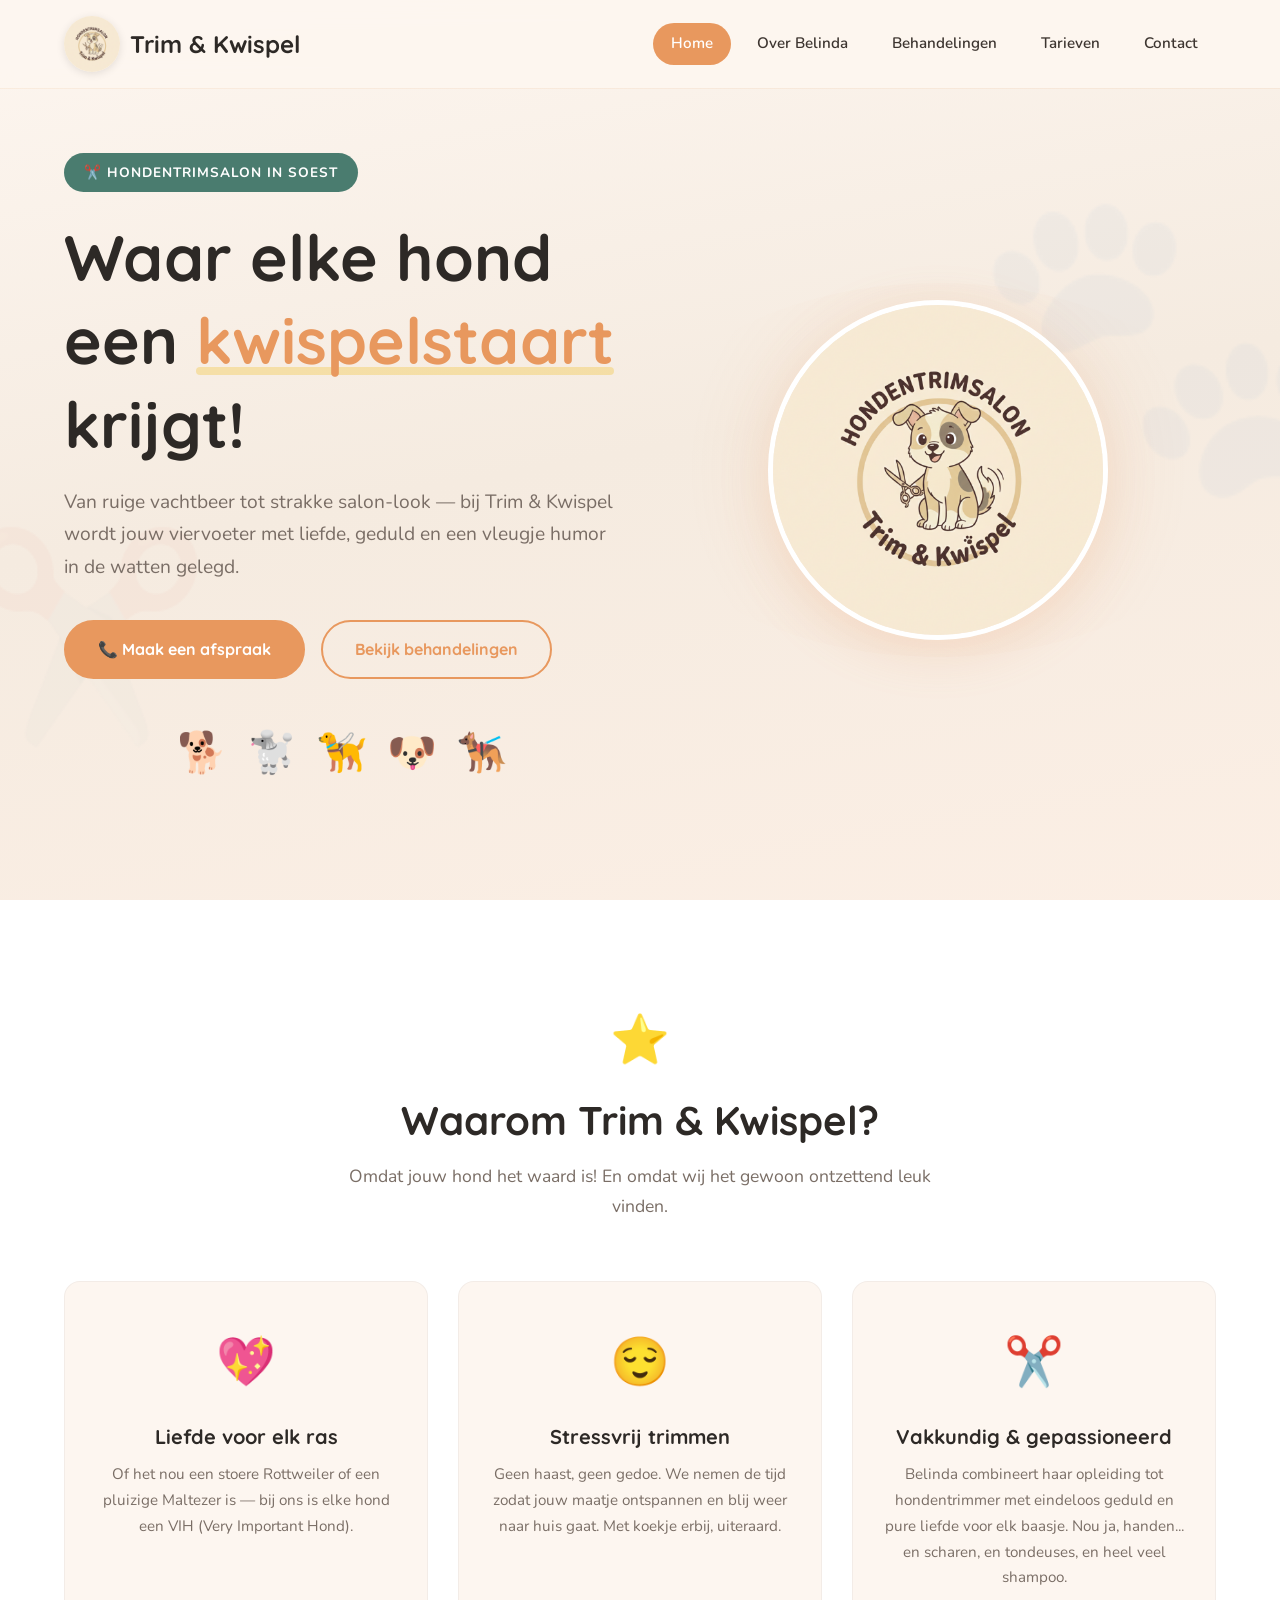
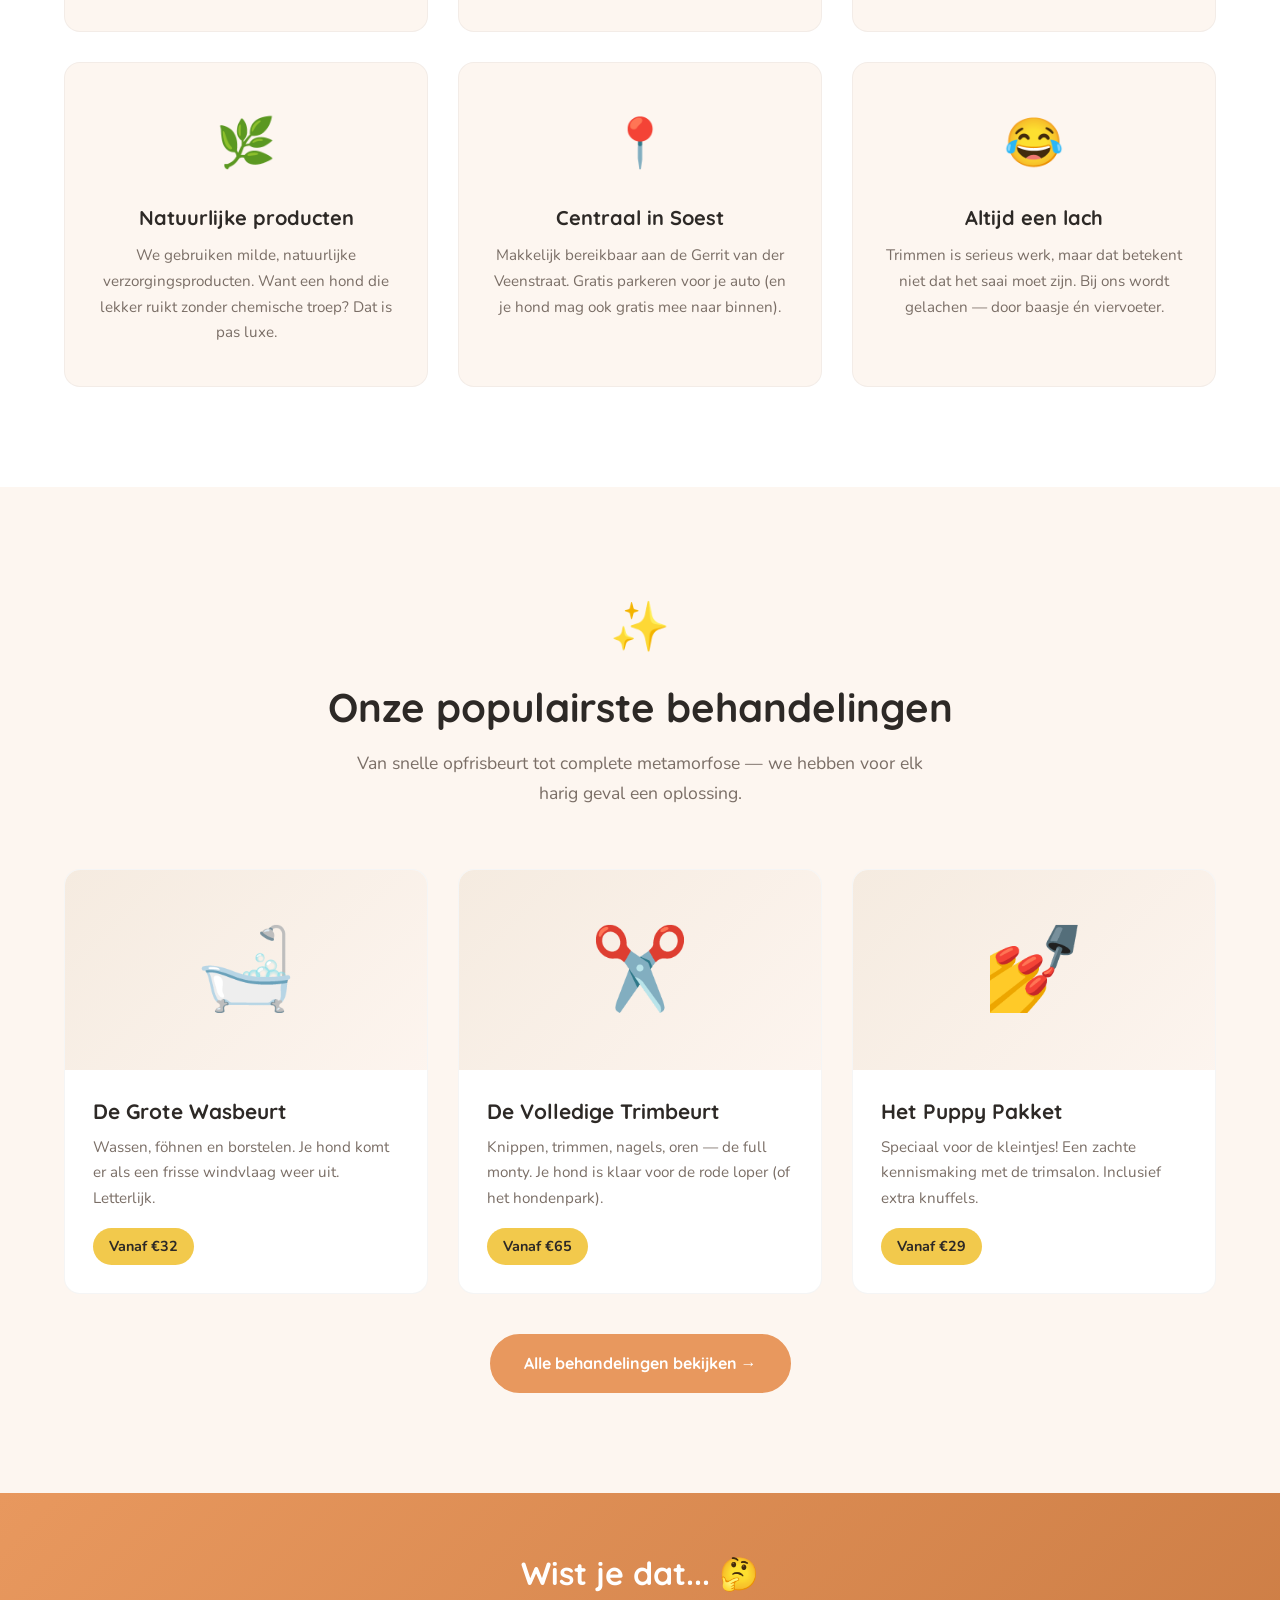
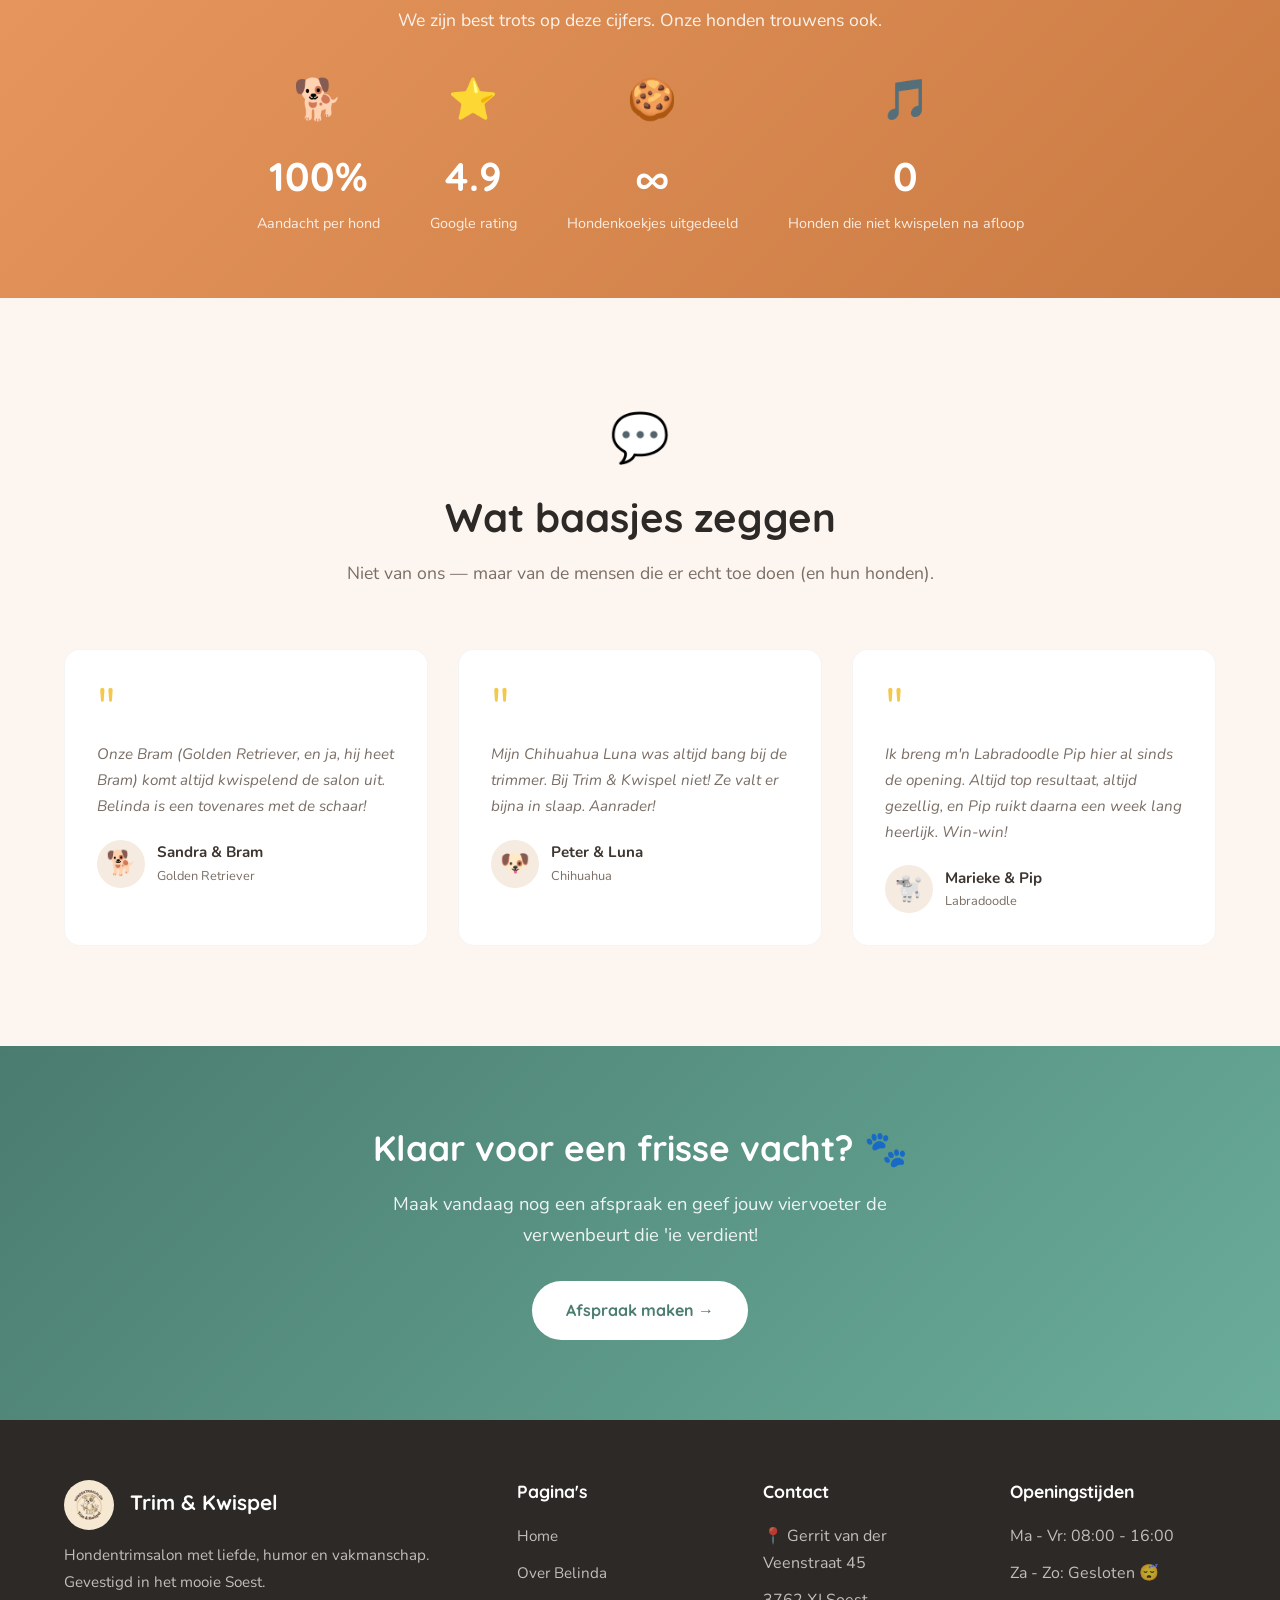
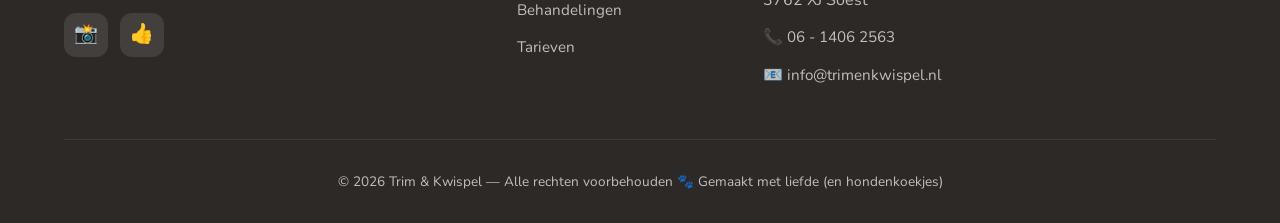
<file: index.html>
<!DOCTYPE html>
<html lang="nl">
<head>
    <meta charset="UTF-8">
    <meta name="viewport" content="width=device-width, initial-scale=1.0">
    <title>Trim & Kwispel | Hondentrimsalon in Soest</title>
    <meta name="description" content="Hondentrimsalon Trim & Kwispel in Soest. Jouw viervoeter verdient een verwenbeurt! Professioneel trimmen, wassen en verzorgen met liefde.">
    <link rel="preconnect" href="https://fonts.googleapis.com">
    <link rel="preconnect" href="https://fonts.gstatic.com" crossorigin>
    <link href="https://fonts.googleapis.com/css2?family=Nunito:wght@400;600;700&family=Quicksand:wght@500;600;700&display=swap" rel="stylesheet">
    <link rel="stylesheet" href="css/style.css">
    <link rel="icon" href="data:image/svg+xml,<svg xmlns='http://www.w3.org/2000/svg' viewBox='0 0 100 100'><text y='.9em' font-size='90'>🐾</text></svg>">
</head>
<body>

    <!-- Header -->
    <header class="header" id="header">
        <nav class="nav container">
            <a href="index.html" class="nav-logo">
                <img src="images/logo.png" alt="Trim & Kwispel logo" class="nav-logo-img">
                Trim & Kwispel
            </a>
            <ul class="nav-links" id="navLinks">
                <li><a href="index.html" class="active">Home</a></li>
                <li><a href="over-ons.html">Over Belinda</a></li>
                <li><a href="behandelingen.html">Behandelingen</a></li>
                <li><a href="tarieven.html">Tarieven</a></li>
                <li><a href="contact.html">Contact</a></li>
            </ul>
            <button class="hamburger" id="hamburger" aria-label="Menu openen">
                <span></span>
                <span></span>
                <span></span>
            </button>
        </nav>
    </header>

    <!-- Hero -->
    <section class="hero">
        <div class="hero-inner container">
            <div class="hero-content">
                <span class="hero-badge">✂️ Hondentrimsalon in Soest</span>
                <h1>Waar elke hond een <span class="highlight">kwispelstaart</span> krijgt!</h1>
                <p>Van ruige vachtbeer tot strakke salon-look — bij Trim & Kwispel wordt jouw viervoeter met liefde, geduld en een vleugje humor in de watten gelegd.</p>
                <div class="hero-buttons">
                    <a href="contact.html" class="btn btn-primary">📞 Maak een afspraak</a>
                    <a href="behandelingen.html" class="btn btn-outline">Bekijk behandelingen</a>
                </div>
                <div class="dog-parade">
                    <span>🐕</span>
                    <span>🐩</span>
                    <span>🦮</span>
                    <span>🐶</span>
                    <span>🐕‍🦺</span>
                </div>
            </div>
            <div class="hero-visual">
                <img src="images/logo.png" alt="Trim & Kwispel logo" class="hero-logo">
            </div>
        </div>
    </section>

    <!-- Waarom Trim & Kwispel -->
    <section class="section section-alt">
        <div class="container">
            <div class="section-header fade-in">
                <span class="emoji">⭐</span>
                <h2>Waarom Trim & Kwispel?</h2>
                <p>Omdat jouw hond het waard is! En omdat wij het gewoon ontzettend leuk vinden.</p>
            </div>
            <div class="features-grid">
                <div class="feature-card fade-in">
                    <span class="icon">💖</span>
                    <h3>Liefde voor elk ras</h3>
                    <p>Of het nou een stoere Rottweiler of een pluizige Maltezer is — bij ons is elke hond een VIH (Very Important Hond).</p>
                </div>
                <div class="feature-card fade-in">
                    <span class="icon">😌</span>
                    <h3>Stressvrij trimmen</h3>
                    <p>Geen haast, geen gedoe. We nemen de tijd zodat jouw maatje ontspannen en blij weer naar huis gaat. Met koekje erbij, uiteraard.</p>
                </div>
                <div class="feature-card fade-in">
                    <span class="icon">✂️</span>
                    <h3>Vakkundig & gepassioneerd</h3>
                    <p>Belinda combineert haar opleiding tot hondentrimmer met eindeloos geduld en pure liefde voor elk baasje. Nou ja, handen... en scharen, en tondeuses, en heel veel shampoo.</p>
                </div>
                <div class="feature-card fade-in">
                    <span class="icon">🌿</span>
                    <h3>Natuurlijke producten</h3>
                    <p>We gebruiken milde, natuurlijke verzorgingsproducten. Want een hond die lekker ruikt zonder chemische troep? Dat is pas luxe.</p>
                </div>
                <div class="feature-card fade-in">
                    <span class="icon">📍</span>
                    <h3>Centraal in Soest</h3>
                    <p>Makkelijk bereikbaar aan de Gerrit van der Veenstraat. Gratis parkeren voor je auto (en je hond mag ook gratis mee naar binnen).</p>
                </div>
                <div class="feature-card fade-in">
                    <span class="icon">😂</span>
                    <h3>Altijd een lach</h3>
                    <p>Trimmen is serieus werk, maar dat betekent niet dat het saai moet zijn. Bij ons wordt gelachen — door baasje én viervoeter.</p>
                </div>
            </div>
        </div>
    </section>

    <!-- Populaire behandelingen -->
    <section class="section">
        <div class="container">
            <div class="section-header fade-in">
                <span class="emoji">✨</span>
                <h2>Onze populairste behandelingen</h2>
                <p>Van snelle opfrisbeurt tot complete metamorfose — we hebben voor elk harig geval een oplossing.</p>
            </div>
            <div class="treatments-grid">
                <div class="treatment-card fade-in">
                    <div class="card-image">🛁</div>
                    <div class="card-body">
                        <h3>De Grote Wasbeurt</h3>
                        <p>Wassen, föhnen en borstelen. Je hond komt er als een frisse windvlaag weer uit. Letterlijk.</p>
                        <span class="price">Vanaf €32</span>
                    </div>
                </div>
                <div class="treatment-card fade-in">
                    <div class="card-image">✂️</div>
                    <div class="card-body">
                        <h3>De Volledige Trimbeurt</h3>
                        <p>Knippen, trimmen, nagels, oren — de full monty. Je hond is klaar voor de rode loper (of het hondenpark).</p>
                        <span class="price">Vanaf €65</span>
                    </div>
                </div>
                <div class="treatment-card fade-in">
                    <div class="card-image">💅</div>
                    <div class="card-body">
                        <h3>Het Puppy Pakket</h3>
                        <p>Speciaal voor de kleintjes! Een zachte kennismaking met de trimsalon. Inclusief extra knuffels.</p>
                        <span class="price">Vanaf €29</span>
                    </div>
                </div>
            </div>
            <div style="text-align: center; margin-top: 40px;">
                <a href="behandelingen.html" class="btn btn-primary">Alle behandelingen bekijken →</a>
            </div>
        </div>
    </section>

    <!-- Fun Facts Banner -->
    <section class="fun-banner">
        <div class="container">
            <h2>Wist je dat... 🤔</h2>
            <p>We zijn best trots op deze cijfers. Onze honden trouwens ook.</p>
            <div class="fun-facts">
                <div class="fun-fact fade-in">
                    <div class="icon">🐕</div>
                    <span class="value">100%</span>
                    <span class="label">Aandacht per hond</span>
                </div>
                <div class="fun-fact fade-in">
                    <div class="icon">⭐</div>
                    <span class="value">4.9</span>
                    <span class="label">Google rating</span>
                </div>
                <div class="fun-fact fade-in">
                    <div class="icon">🍪</div>
                    <span class="value">∞</span>
                    <span class="label">Hondenkoekjes uitgedeeld</span>
                </div>
                <div class="fun-fact fade-in">
                    <div class="icon">🎵</div>
                    <span class="value">0</span>
                    <span class="label">Honden die niet kwispelen na afloop</span>
                </div>
            </div>
        </div>
    </section>

    <!-- Reviews -->
    <section class="section">
        <div class="container">
            <div class="section-header fade-in">
                <span class="emoji">💬</span>
                <h2>Wat baasjes zeggen</h2>
                <p>Niet van ons — maar van de mensen die er echt toe doen (en hun honden).</p>
            </div>
            <div class="testimonials-grid">
                <div class="testimonial-card fade-in">
                    <div class="quote">"</div>
                    <p>Onze Bram (Golden Retriever, en ja, hij heet Bram) komt altijd kwispelend de salon uit. Belinda is een tovenares met de schaar!</p>
                    <div class="author">
                        <div class="avatar">🐕</div>
                        <div>
                            <div class="name">Sandra & Bram</div>
                            <div class="dog">Golden Retriever</div>
                        </div>
                    </div>
                </div>
                <div class="testimonial-card fade-in">
                    <div class="quote">"</div>
                    <p>Mijn Chihuahua Luna was altijd bang bij de trimmer. Bij Trim & Kwispel niet! Ze valt er bijna in slaap. Aanrader!</p>
                    <div class="author">
                        <div class="avatar">🐶</div>
                        <div>
                            <div class="name">Peter & Luna</div>
                            <div class="dog">Chihuahua</div>
                        </div>
                    </div>
                </div>
                <div class="testimonial-card fade-in">
                    <div class="quote">"</div>
                    <p>Ik breng m'n Labradoodle Pip hier al sinds de opening. Altijd top resultaat, altijd gezellig, en Pip ruikt daarna een week lang heerlijk. Win-win!</p>
                    <div class="author">
                        <div class="avatar">🐩</div>
                        <div>
                            <div class="name">Marieke & Pip</div>
                            <div class="dog">Labradoodle</div>
                        </div>
                    </div>
                </div>
            </div>
        </div>
    </section>

    <!-- CTA -->
    <section class="cta-section">
        <div class="container fade-in">
            <h2>Klaar voor een frisse vacht? 🐾</h2>
            <p>Maak vandaag nog een afspraak en geef jouw viervoeter de verwenbeurt die 'ie verdient!</p>
            <a href="contact.html" class="btn btn-primary" style="background: var(--white); color: var(--secondary); border-color: var(--white);">Afspraak maken →</a>
        </div>
    </section>

    <!-- Footer -->
    <footer class="footer">
        <div class="container">
            <div class="footer-grid">
                <div class="footer-brand">
                    <div class="logo"><img src="images/logo.png" alt="Trim & Kwispel" class="footer-logo-img"> Trim & Kwispel</div>
                    <p>Hondentrimsalon met liefde, humor en vakmanschap. Gevestigd in het mooie Soest.</p>
                    <div class="social-links">
                        <a href="https://www.instagram.com/hondentrimsalon.trimenkwispel" class="social-link" aria-label="Instagram">📸</a>
                        <a href="https://www.facebook.com/people/Hondentrimsalon-Trim-en-Kwispel/61591662762948/" class="social-link" aria-label="Facebook">👍</a>
                    </div>
                </div>
                <div>
                    <h3>Pagina's</h3>
                    <ul class="footer-links">
                        <li><a href="index.html">Home</a></li>
                        <li><a href="over-ons.html">Over Belinda</a></li>
                        <li><a href="behandelingen.html">Behandelingen</a></li>
                        <li><a href="tarieven.html">Tarieven</a></li>
                    </ul>
                </div>
                <div>
                    <h3>Contact</h3>
                    <ul class="footer-links">
                        <li>📍 Gerrit van der Veenstraat 45</li>
                        <li>3762 XJ Soest</li>
                        <li>📞 <a href="tel:+31614062563">06 - 1406 2563</a></li>
                        <li>📧 <a href="mailto:info@trimenkwispel.nl">info@trimenkwispel.nl</a></li>
                    </ul>
                </div>
                <div>
                    <h3>Openingstijden</h3>
                    <ul class="footer-links">
                        <li>Ma - Vr: 08:00 - 16:00</li>
                        <li>Za - Zo: Gesloten 😴</li>
                    </ul>
                </div>
            </div>
            <div class="footer-bottom">
                <p>© 2026 Trim & Kwispel — Alle rechten voorbehouden <span class="paw">🐾</span> Gemaakt met liefde (en hondenkoekjes)</p>
            </div>
        </div>
    </footer>

    <!-- Scroll to top -->
    <!-- Mobile Quick Contact Bar -->
    <div class="mobile-contact-bar">
        <a href="tel:+31614062563" class="mobile-contact-btn call">📞 Bel direct</a>
        <a href="https://wa.me/31614062563" class="mobile-contact-btn whatsapp">💬 WhatsApp</a>
    </div>

    <button class="scroll-top" id="scrollTop" aria-label="Naar boven scrollen">↑</button>

    <script src="js/main.js"></script>
</body>
</html>
</file>
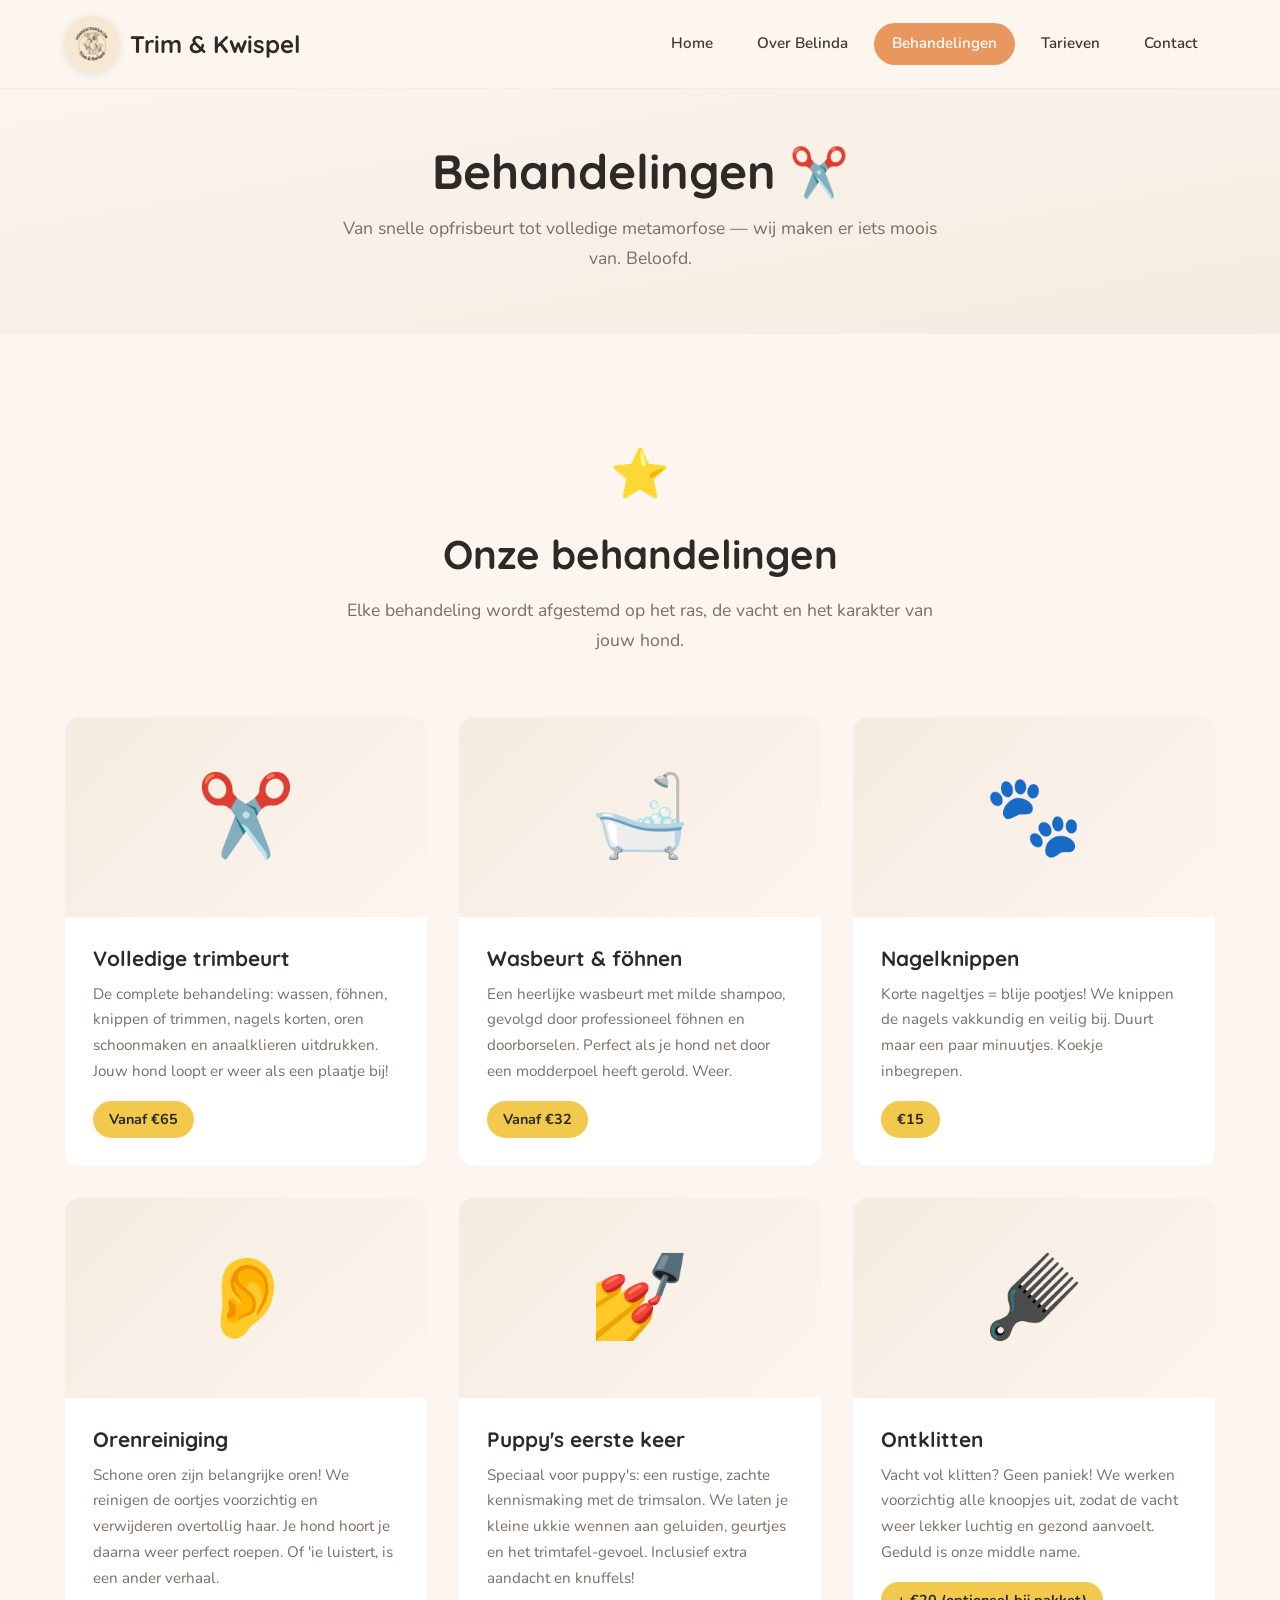
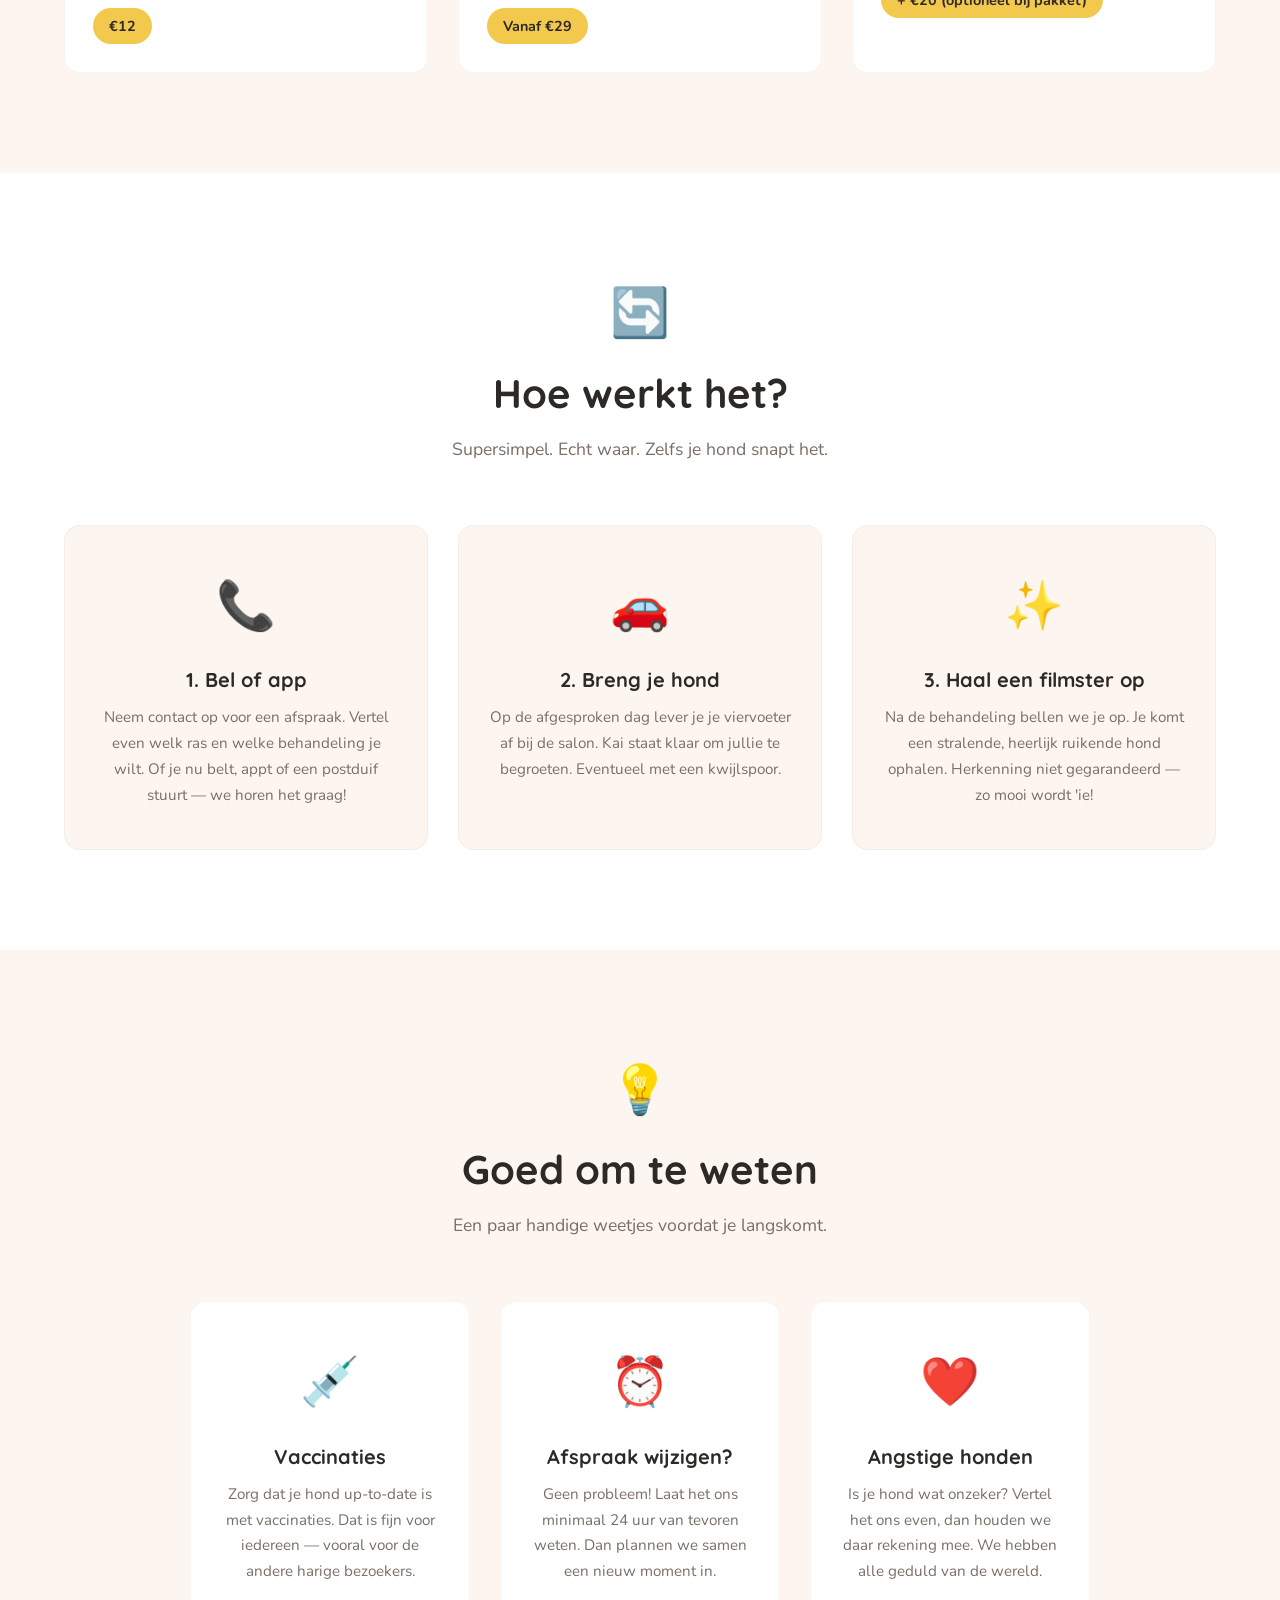
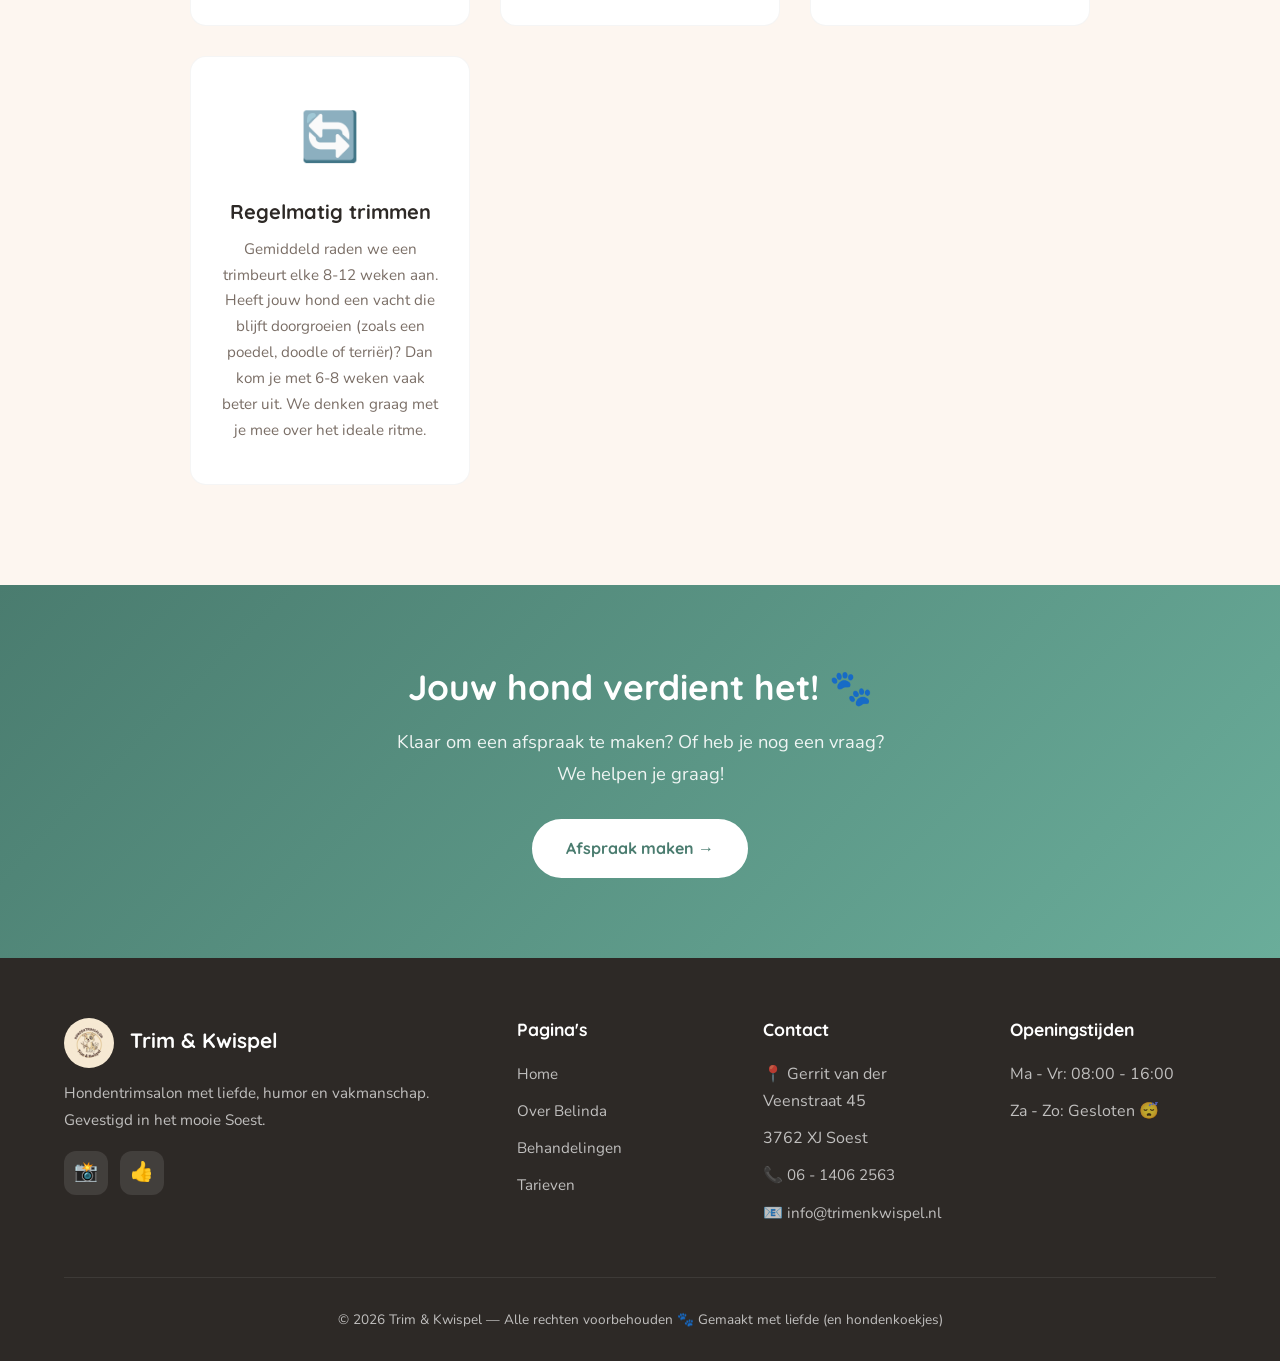
<file: behandelingen.html>
<!DOCTYPE html>
<html lang="nl">
<head>
    <meta charset="UTF-8">
    <meta name="viewport" content="width=device-width, initial-scale=1.0">
    <title>Behandelingen | Trim & Kwispel</title>
    <meta name="description" content="Bekijk alle behandelingen van hondentrimsalon Trim & Kwispel in Soest. Van wassen en trimmen tot nagels knippen en speciale vachtverzorging.">
    <link rel="preconnect" href="https://fonts.googleapis.com">
    <link rel="preconnect" href="https://fonts.gstatic.com" crossorigin>
    <link href="https://fonts.googleapis.com/css2?family=Nunito:wght@400;600;700&family=Quicksand:wght@500;600;700&display=swap" rel="stylesheet">
    <link rel="stylesheet" href="css/style.css">
    <link rel="icon" href="data:image/svg+xml,<svg xmlns='http://www.w3.org/2000/svg' viewBox='0 0 100 100'><text y='.9em' font-size='90'>🐾</text></svg>">
</head>
<body>

    <!-- Header -->
    <header class="header" id="header">
        <nav class="nav container">
            <a href="index.html" class="nav-logo">
                <img src="images/logo.png" alt="Trim & Kwispel logo" class="nav-logo-img">
                Trim & Kwispel
            </a>
            <ul class="nav-links" id="navLinks">
                <li><a href="index.html">Home</a></li>
                <li><a href="over-ons.html">Over Belinda</a></li>
                <li><a href="behandelingen.html" class="active">Behandelingen</a></li>
                <li><a href="tarieven.html">Tarieven</a></li>
                <li><a href="contact.html">Contact</a></li>
            </ul>
            <button class="hamburger" id="hamburger" aria-label="Menu openen">
                <span></span>
                <span></span>
                <span></span>
            </button>
        </nav>
    </header>

    <!-- Page Header -->
    <section class="page-header">
        <div class="container">
            <h1>Behandelingen ✂️</h1>
            <p>Van snelle opfrisbeurt tot volledige metamorfose — wij maken er iets moois van. Beloofd.</p>
        </div>
    </section>

    <!-- Hoofdbehandelingen -->
    <section class="section">
        <div class="container">
            <div class="section-header fade-in">
                <span class="emoji">⭐</span>
                <h2>Onze behandelingen</h2>
                <p>Elke behandeling wordt afgestemd op het ras, de vacht en het karakter van jouw hond.</p>
            </div>
            <div class="treatments-grid">
                <div class="treatment-card fade-in">
                    <div class="card-image">✂️</div>
                    <div class="card-body">
                        <h3>Volledige trimbeurt</h3>
                        <p>De complete behandeling: wassen, föhnen, knippen of trimmen, nagels korten, oren schoonmaken en anaalklieren uitdrukken. Jouw hond loopt er weer als een plaatje bij!</p>
                        <a href="tarieven.html" class="price">Vanaf €65</a>
                    </div>
                </div>
                <div class="treatment-card fade-in">
                    <div class="card-image">🛁</div>
                    <div class="card-body">
                        <h3>Wasbeurt & föhnen</h3>
                        <p>Een heerlijke wasbeurt met milde shampoo, gevolgd door professioneel föhnen en doorborselen. Perfect als je hond net door een modderpoel heeft gerold. Weer.</p>
                        <a href="tarieven.html" class="price">Vanaf €32</a>
                    </div>
                </div>
                <div class="treatment-card fade-in">
                    <div class="card-image">🐾</div>
                    <div class="card-body">
                        <h3>Nagelknippen</h3>
                        <p>Korte nageltjes = blije pootjes! We knippen de nagels vakkundig en veilig bij. Duurt maar een paar minuutjes. Koekje inbegrepen.</p>
                        <a href="tarieven.html" class="price">€15</a>
                    </div>
                </div>
                <div class="treatment-card fade-in">
                    <div class="card-image">👂</div>
                    <div class="card-body">
                        <h3>Orenreiniging</h3>
                        <p>Schone oren zijn belangrijke oren! We reinigen de oortjes voorzichtig en verwijderen overtollig haar. Je hond hoort je daarna weer perfect roepen. Of 'ie luistert, is een ander verhaal.</p>
                        <a href="tarieven.html" class="price">€12</a>
                    </div>
                </div>
                <div class="treatment-card fade-in">
                    <div class="card-image">💅</div>
                    <div class="card-body">
                        <h3>Puppy's eerste keer</h3>
                        <p>Speciaal voor puppy's: een rustige, zachte kennismaking met de trimsalon. We laten je kleine ukkie wennen aan geluiden, geurtjes en het trimtafel-gevoel. Inclusief extra aandacht en knuffels!</p>
                        <a href="tarieven.html" class="price">Vanaf €29</a>
                    </div>
                </div>
                <div class="treatment-card fade-in">
                    <div class="card-image">🪮</div>
                    <div class="card-body">
                        <h3>Ontklitten</h3>
                        <p>Vacht vol klitten? Geen paniek! We werken voorzichtig alle knoopjes uit, zodat de vacht weer lekker luchtig en gezond aanvoelt. Geduld is onze middle name.</p>
                        <a href="tarieven.html" class="price">+ €20 (optioneel bij pakket)</a>
                    </div>
                </div>
            </div>
        </div>
    </section>

    <!-- Hoe werkt het -->
    <section class="section section-alt">
        <div class="container">
            <div class="section-header fade-in">
                <span class="emoji">🔄</span>
                <h2>Hoe werkt het?</h2>
                <p>Supersimpel. Echt waar. Zelfs je hond snapt het.</p>
            </div>
            <div class="features-grid">
                <div class="feature-card fade-in">
                    <span class="icon">📞</span>
                    <h3>1. Bel of app</h3>
                    <p>Neem contact op voor een afspraak. Vertel even welk ras en welke behandeling je wilt. Of je nu belt, appt of een postduif stuurt — we horen het graag!</p>
                </div>
                <div class="feature-card fade-in">
                    <span class="icon">🚗</span>
                    <h3>2. Breng je hond</h3>
                    <p>Op de afgesproken dag lever je je viervoeter af bij de salon. Kai staat klaar om jullie te begroeten. Eventueel met een kwijlspoor.</p>
                </div>
                <div class="feature-card fade-in">
                    <span class="icon">✨</span>
                    <h3>3. Haal een filmster op</h3>
                    <p>Na de behandeling bellen we je op. Je komt een stralende, heerlijk ruikende hond ophalen. Herkenning niet gegarandeerd — zo mooi wordt 'ie!</p>
                </div>
            </div>
        </div>
    </section>

    <!-- Goed om te weten -->
    <section class="section">
        <div class="container">
            <div class="section-header fade-in">
                <span class="emoji">💡</span>
                <h2>Goed om te weten</h2>
                <p>Een paar handige weetjes voordat je langskomt.</p>
            </div>
            <div class="features-grid" style="max-width: 900px; margin: 0 auto;">
                <div class="feature-card fade-in">
                    <span class="icon">💉</span>
                    <h3>Vaccinaties</h3>
                    <p>Zorg dat je hond up-to-date is met vaccinaties. Dat is fijn voor iedereen — vooral voor de andere harige bezoekers.</p>
                </div>
                <div class="feature-card fade-in">
                    <span class="icon">⏰</span>
                    <h3>Afspraak wijzigen?</h3>
                    <p>Geen probleem! Laat het ons minimaal 24 uur van tevoren weten. Dan plannen we samen een nieuw moment in.</p>
                </div>
                <div class="feature-card fade-in">
                    <span class="icon">❤️</span>
                    <h3>Angstige honden</h3>
                    <p>Is je hond wat onzeker? Vertel het ons even, dan houden we daar rekening mee. We hebben alle geduld van de wereld.</p>
                </div>
                <div class="feature-card fade-in">
                    <span class="icon">🔄</span>
                    <h3>Regelmatig trimmen</h3>
                    <p>Gemiddeld raden we een trimbeurt elke 8-12 weken aan. Heeft jouw hond een vacht die blijft doorgroeien (zoals een poedel, doodle of terriër)? Dan kom je met 6-8 weken vaak beter uit. We denken graag met je mee over het ideale ritme.</p>
                </div>
            </div>
        </div>
    </section>

    <!-- CTA -->
    <section class="cta-section">
        <div class="container fade-in">
            <h2>Jouw hond verdient het! 🐾</h2>
            <p>Klaar om een afspraak te maken? Of heb je nog een vraag? We helpen je graag!</p>
            <a href="contact.html" class="btn btn-primary" style="background: var(--white); color: var(--secondary); border-color: var(--white);">Afspraak maken →</a>
        </div>
    </section>

    <!-- Footer -->
    <footer class="footer">
        <div class="container">
            <div class="footer-grid">
                <div class="footer-brand">
                    <div class="logo"><img src="images/logo.png" alt="Trim & Kwispel" class="footer-logo-img"> Trim & Kwispel</div>
                    <p>Hondentrimsalon met liefde, humor en vakmanschap. Gevestigd in het mooie Soest.</p>
                    <div class="social-links">
                        <a href="https://www.instagram.com/hondentrimsalon.trimenkwispel" class="social-link" aria-label="Instagram">📸</a>
                        <a href="https://www.facebook.com/people/Hondentrimsalon-Trim-en-Kwispel/61591662762948/" class="social-link" aria-label="Facebook">👍</a>
                    </div>
                </div>
                <div>
                    <h3>Pagina's</h3>
                    <ul class="footer-links">
                        <li><a href="index.html">Home</a></li>
                        <li><a href="over-ons.html">Over Belinda</a></li>
                        <li><a href="behandelingen.html">Behandelingen</a></li>
                        <li><a href="tarieven.html">Tarieven</a></li>
                    </ul>
                </div>
                <div>
                    <h3>Contact</h3>
                    <ul class="footer-links">
                        <li>📍 Gerrit van der Veenstraat 45</li>
                        <li>3762 XJ Soest</li>
                        <li>📞 <a href="tel:+31614062563">06 - 1406 2563</a></li>
                        <li>📧 <a href="mailto:info@trimenkwispel.nl">info@trimenkwispel.nl</a></li>
                    </ul>
                </div>
                <div>
                    <h3>Openingstijden</h3>
                    <ul class="footer-links">
                        <li>Ma - Vr: 08:00 - 16:00</li>
                        <li>Za - Zo: Gesloten 😴</li>
                    </ul>
                </div>
            </div>
            <div class="footer-bottom">
                <p>© 2026 Trim & Kwispel — Alle rechten voorbehouden <span class="paw">🐾</span> Gemaakt met liefde (en hondenkoekjes)</p>
            </div>
        </div>
    </footer>

    <!-- Mobile Quick Contact Bar -->
    <div class="mobile-contact-bar">
        <a href="tel:+31614062563" class="mobile-contact-btn call">📞 Bel direct</a>
        <a href="https://wa.me/31614062563" class="mobile-contact-btn whatsapp">💬 WhatsApp</a>
    </div>

    <button class="scroll-top" id="scrollTop" aria-label="Naar boven scrollen">↑</button>
    <script src="js/main.js"></script>
</body>
</html>
</file>
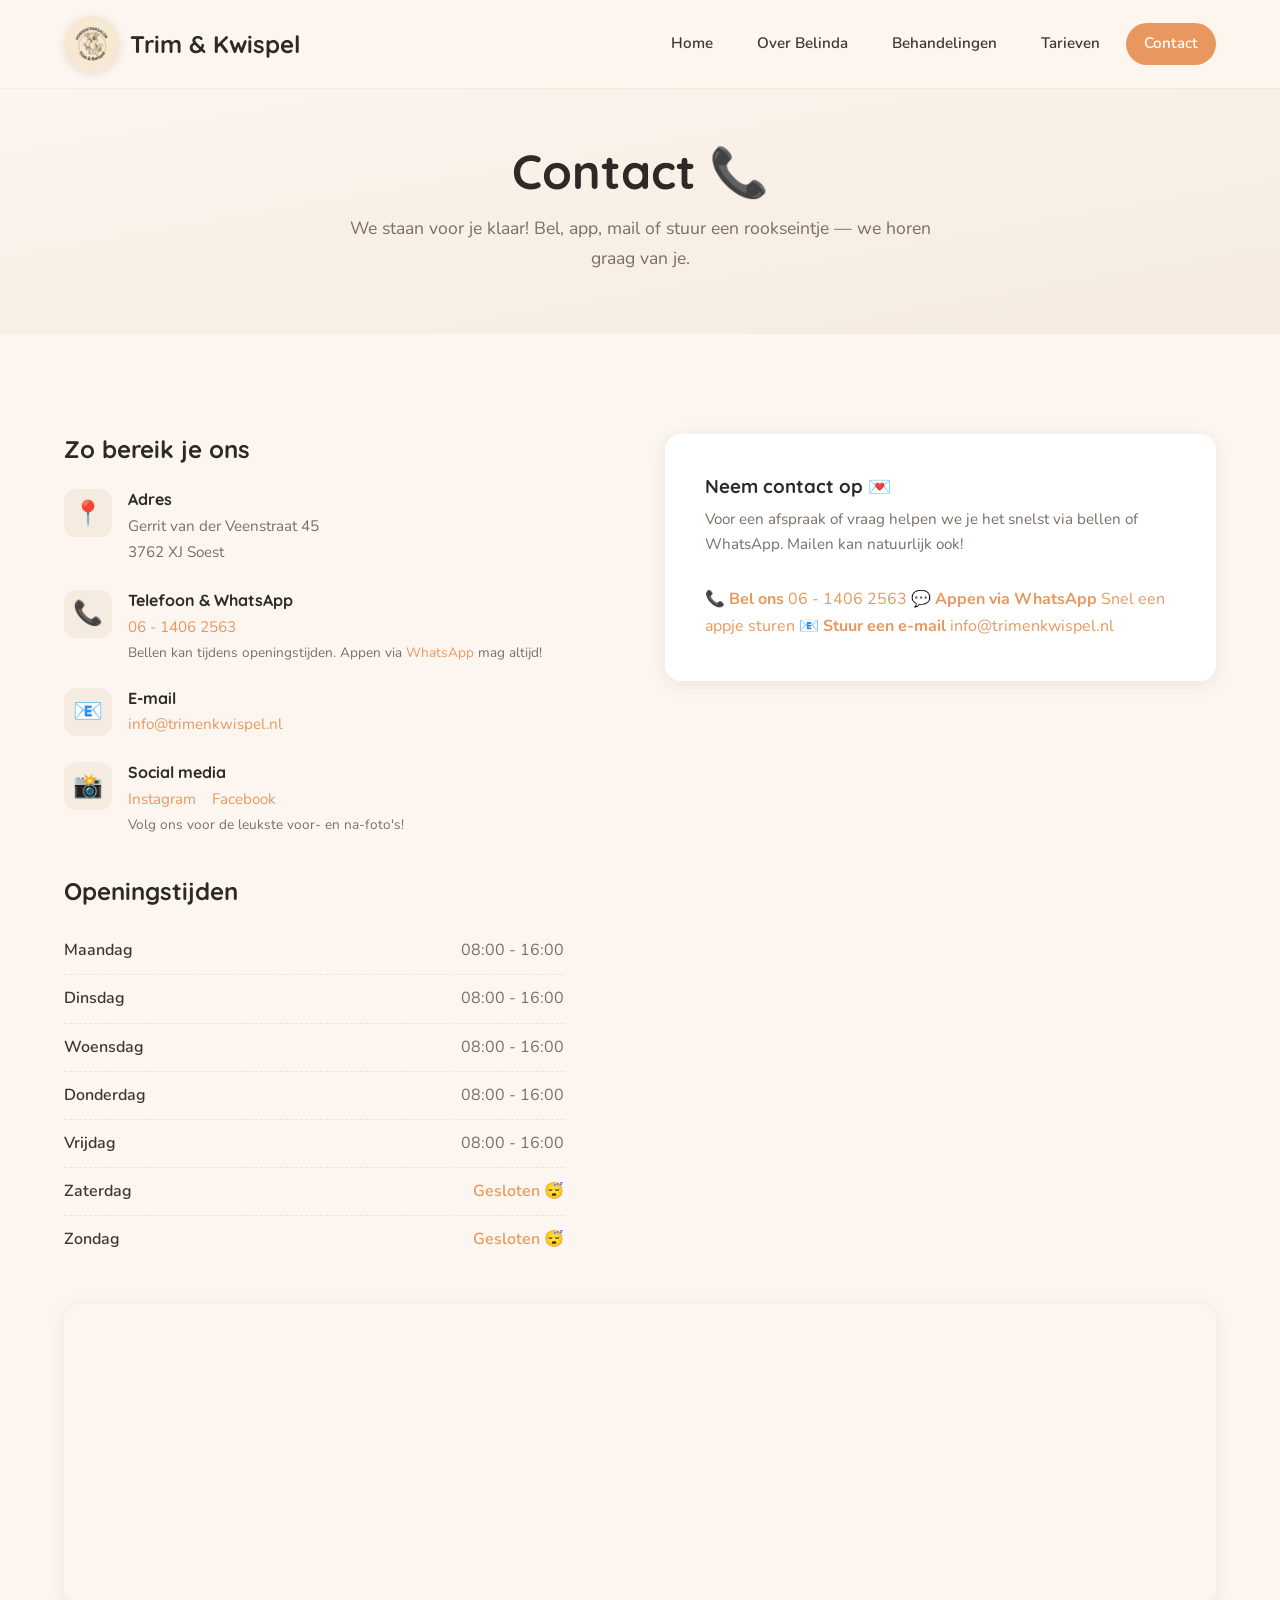
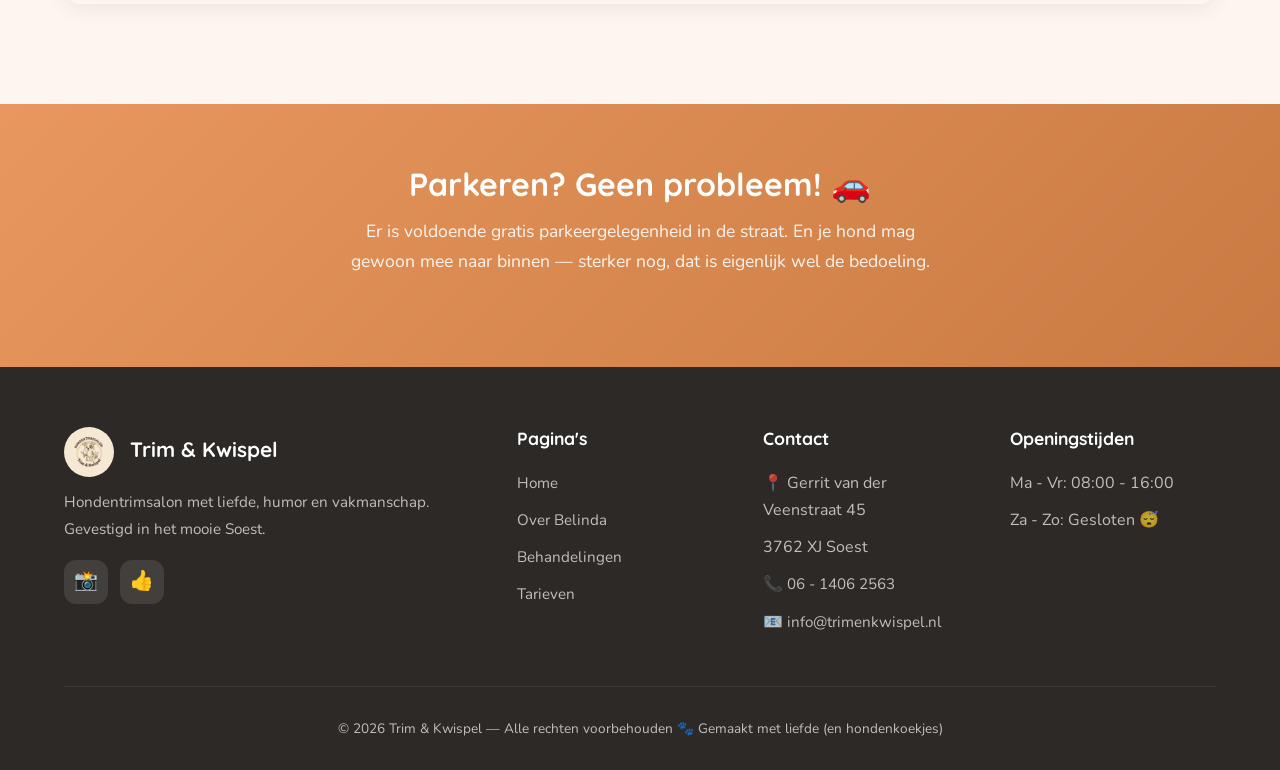
<file: contact.html>
<!DOCTYPE html>
<html lang="nl">
<head>
    <meta charset="UTF-8">
    <meta name="viewport" content="width=device-width, initial-scale=1.0">
    <title>Contact | Trim & Kwispel</title>
    <meta name="description" content="Neem contact op met hondentrimsalon Trim & Kwispel in Soest. Maak een afspraak of stel je vraag!">
    <link rel="preconnect" href="https://fonts.googleapis.com">
    <link rel="preconnect" href="https://fonts.gstatic.com" crossorigin>
    <link href="https://fonts.googleapis.com/css2?family=Nunito:wght@400;600;700&family=Quicksand:wght@500;600;700&display=swap" rel="stylesheet">
    <link rel="stylesheet" href="css/style.css">
    <link rel="icon" href="data:image/svg+xml,<svg xmlns='http://www.w3.org/2000/svg' viewBox='0 0 100 100'><text y='.9em' font-size='90'>🐾</text></svg>">
</head>
<body>

    <!-- Header -->
    <header class="header" id="header">
        <nav class="nav container">
            <a href="index.html" class="nav-logo">
                <img src="images/logo.png" alt="Trim & Kwispel logo" class="nav-logo-img">
                Trim & Kwispel
            </a>
            <ul class="nav-links" id="navLinks">
                <li><a href="index.html">Home</a></li>
                <li><a href="over-ons.html">Over Belinda</a></li>
                <li><a href="behandelingen.html">Behandelingen</a></li>
                <li><a href="tarieven.html">Tarieven</a></li>
                <li><a href="contact.html" class="active">Contact</a></li>
            </ul>
            <button class="hamburger" id="hamburger" aria-label="Menu openen">
                <span></span>
                <span></span>
                <span></span>
            </button>
        </nav>
    </header>

    <!-- Page Header -->
    <section class="page-header">
        <div class="container">
            <h1>Contact 📞</h1>
            <p>We staan voor je klaar! Bel, app, mail of stuur een rookseintje — we horen graag van je.</p>
        </div>
    </section>

    <!-- Contact Section -->
    <section class="section">
        <div class="container">
            <div class="contact-grid">
                <div class="contact-info fade-in">
                    <h3>Zo bereik je ons</h3>

                    <div class="contact-item">
                        <div class="icon">📍</div>
                        <div class="details">
                            <h4>Adres</h4>
                            <p>Gerrit van der Veenstraat 45<br>3762 XJ Soest</p>
                        </div>
                    </div>

                    <div class="contact-item">
                        <div class="icon">📞</div>
                        <div class="details">
                            <h4>Telefoon & WhatsApp</h4>
                            <p><a href="tel:+31614062563">06 - 1406 2563</a></p>
                            <p style="font-size: 0.85rem; color: var(--text-light);">Bellen kan tijdens openingstijden. Appen via <a href="https://wa.me/31614062563">WhatsApp</a> mag altijd!</p>
                        </div>
                    </div>

                    <div class="contact-item">
                        <div class="icon">📧</div>
                        <div class="details">
                            <h4>E-mail</h4>
                            <p><a href="mailto:info@trimenkwispel.nl">info@trimenkwispel.nl</a></p>
                        </div>
                    </div>

                    <div class="contact-item">
                        <div class="icon">📸</div>
                        <div class="details">
                            <h4>Social media</h4>
                            <p>
                                <a href="https://www.instagram.com/hondentrimsalon.trimenkwispel" style="margin-right: 12px;">Instagram</a>
                                <a href="https://www.facebook.com/people/Hondentrimsalon-Trim-en-Kwispel/61591662762948/">Facebook</a>
                            </p>
                            <p style="font-size: 0.85rem; color: var(--text-light);">Volg ons voor de leukste voor- en na-foto's!</p>
                        </div>
                    </div>

                    <!-- Openingstijden -->
                    <h3 style="margin-top: 40px; margin-bottom: 20px;">Openingstijden</h3>
                    <div class="hours-table">
                        <div class="hours-row">
                            <span class="day">Maandag</span>
                            <span class="time">08:00 - 16:00</span>
                        </div>
                        <div class="hours-row">
                            <span class="day">Dinsdag</span>
                            <span class="time">08:00 - 16:00</span>
                        </div>
                        <div class="hours-row">
                            <span class="day">Woensdag</span>
                            <span class="time">08:00 - 16:00</span>
                        </div>
                        <div class="hours-row">
                            <span class="day">Donderdag</span>
                            <span class="time">08:00 - 16:00</span>
                        </div>
                        <div class="hours-row">
                            <span class="day">Vrijdag</span>
                            <span class="time">08:00 - 16:00</span>
                        </div>
                        <div class="hours-row closed">
                            <span class="day">Zaterdag</span>
                            <span class="time">Gesloten 😴</span>
                        </div>
                        <div class="hours-row closed">
                            <span class="day">Zondag</span>
                            <span class="time">Gesloten 😴</span>
                        </div>
                    </div>
                </div>

                <!-- Contact CTA -->
                <div class="fade-in">
                    <div class="contact-form">
                        <h3 style="margin-bottom: 8px;">Neem contact op 💌</h3>
                        <p style="color: var(--text-light); margin-bottom: 28px; font-size: 0.95rem;">Voor een afspraak of vraag helpen we je het snelst via bellen of WhatsApp. Mailen kan natuurlijk ook!</p>

                        <div class="quick-contact-options">
                            <a href="tel:+31614062563" class="quick-contact-option call">
                                <span class="icon">📞</span>
                                <span class="text">
                                    <strong>Bel ons</strong>
                                    <span>06 - 1406 2563</span>
                                </span>
                            </a>
                            <a href="https://wa.me/31614062563" class="quick-contact-option whatsapp">
                                <span class="icon">💬</span>
                                <span class="text">
                                    <strong>Appen via WhatsApp</strong>
                                    <span>Snel een appje sturen</span>
                                </span>
                            </a>
                            <a href="mailto:info@trimenkwispel.nl" class="quick-contact-option email">
                                <span class="icon">📧</span>
                                <span class="text">
                                    <strong>Stuur een e-mail</strong>
                                    <span>info@trimenkwispel.nl</span>
                                </span>
                            </a>
                        </div>
                    </div>
                </div>
            </div>

            <!-- Map -->
            <div class="map-embed fade-in">
                <iframe
                    src="https://maps.google.com/maps?q=Gerrit%20van%20der%20Veenstraat%2045%2C%203762%20XJ%20Soest&output=embed"
                    width="100%"
                    height="300"
                    style="border:0;"
                    allowfullscreen=""
                    loading="lazy"
                    referrerpolicy="no-referrer-when-downgrade"
                    title="Locatie Trim & Kwispel op de kaart">
                </iframe>
            </div>
        </div>
    </section>

    <!-- Fun note -->
    <section class="fun-banner">
        <div class="container">
            <h2>Parkeren? Geen probleem! 🚗</h2>
            <p>Er is voldoende gratis parkeergelegenheid in de straat. En je hond mag gewoon mee naar binnen — sterker nog, dat is eigenlijk wel de bedoeling.</p>
        </div>
    </section>

    <!-- Footer -->
    <footer class="footer">
        <div class="container">
            <div class="footer-grid">
                <div class="footer-brand">
                    <div class="logo"><img src="images/logo.png" alt="Trim & Kwispel" class="footer-logo-img"> Trim & Kwispel</div>
                    <p>Hondentrimsalon met liefde, humor en vakmanschap. Gevestigd in het mooie Soest.</p>
                    <div class="social-links">
                        <a href="https://www.instagram.com/hondentrimsalon.trimenkwispel" class="social-link" aria-label="Instagram">📸</a>
                        <a href="https://www.facebook.com/people/Hondentrimsalon-Trim-en-Kwispel/61591662762948/" class="social-link" aria-label="Facebook">👍</a>
                    </div>
                </div>
                <div>
                    <h3>Pagina's</h3>
                    <ul class="footer-links">
                        <li><a href="index.html">Home</a></li>
                        <li><a href="over-ons.html">Over Belinda</a></li>
                        <li><a href="behandelingen.html">Behandelingen</a></li>
                        <li><a href="tarieven.html">Tarieven</a></li>
                    </ul>
                </div>
                <div>
                    <h3>Contact</h3>
                    <ul class="footer-links">
                        <li>📍 Gerrit van der Veenstraat 45</li>
                        <li>3762 XJ Soest</li>
                        <li>📞 <a href="tel:+31614062563">06 - 1406 2563</a></li>
                        <li>📧 <a href="mailto:info@trimenkwispel.nl">info@trimenkwispel.nl</a></li>
                    </ul>
                </div>
                <div>
                    <h3>Openingstijden</h3>
                    <ul class="footer-links">
                        <li>Ma - Vr: 08:00 - 16:00</li>
                        <li>Za - Zo: Gesloten 😴</li>
                    </ul>
                </div>
            </div>
            <div class="footer-bottom">
                <p>© 2026 Trim & Kwispel — Alle rechten voorbehouden <span class="paw">🐾</span> Gemaakt met liefde (en hondenkoekjes)</p>
            </div>
        </div>
    </footer>

    <!-- Mobile Quick Contact Bar -->
    <div class="mobile-contact-bar">
        <a href="tel:+31614062563" class="mobile-contact-btn call">📞 Bel direct</a>
        <a href="https://wa.me/31614062563" class="mobile-contact-btn whatsapp">💬 WhatsApp</a>
    </div>

    <button class="scroll-top" id="scrollTop" aria-label="Naar boven scrollen">↑</button>
    <script src="js/main.js"></script>
</body>
</html>
</file>
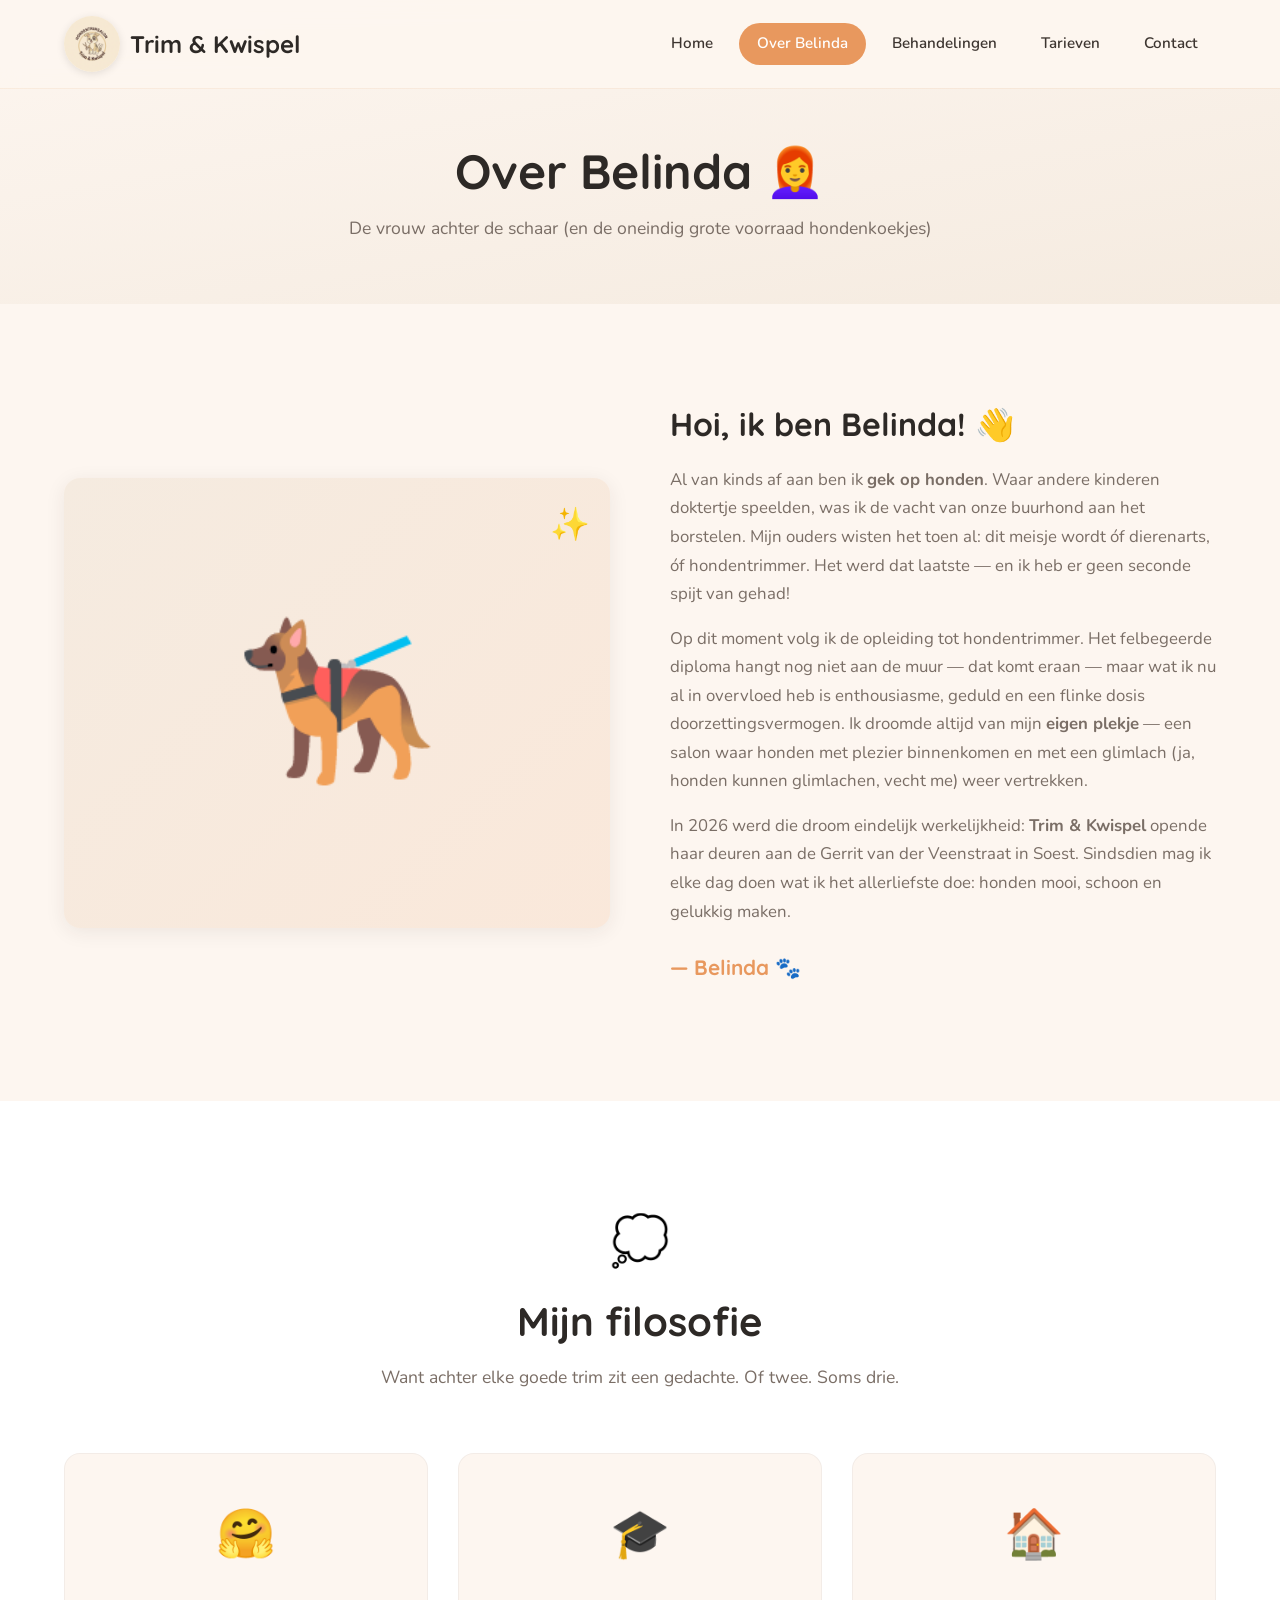
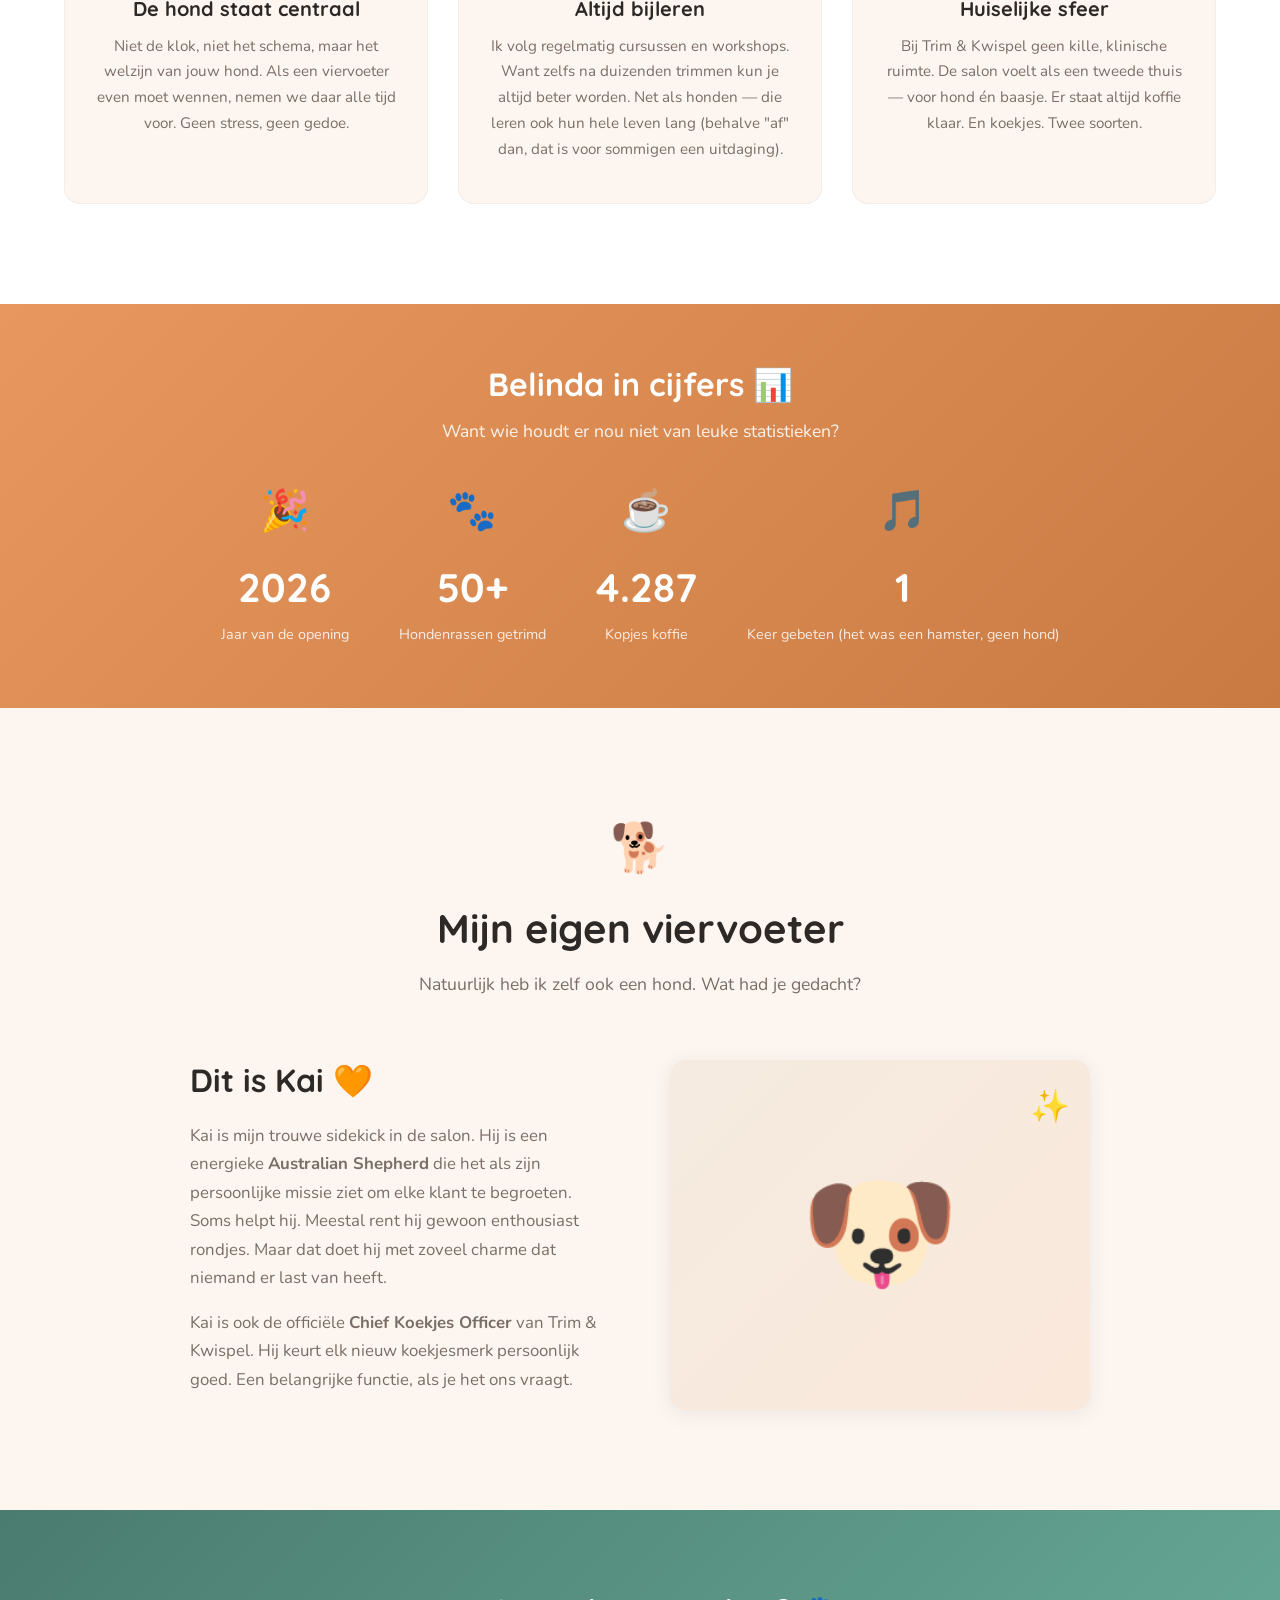
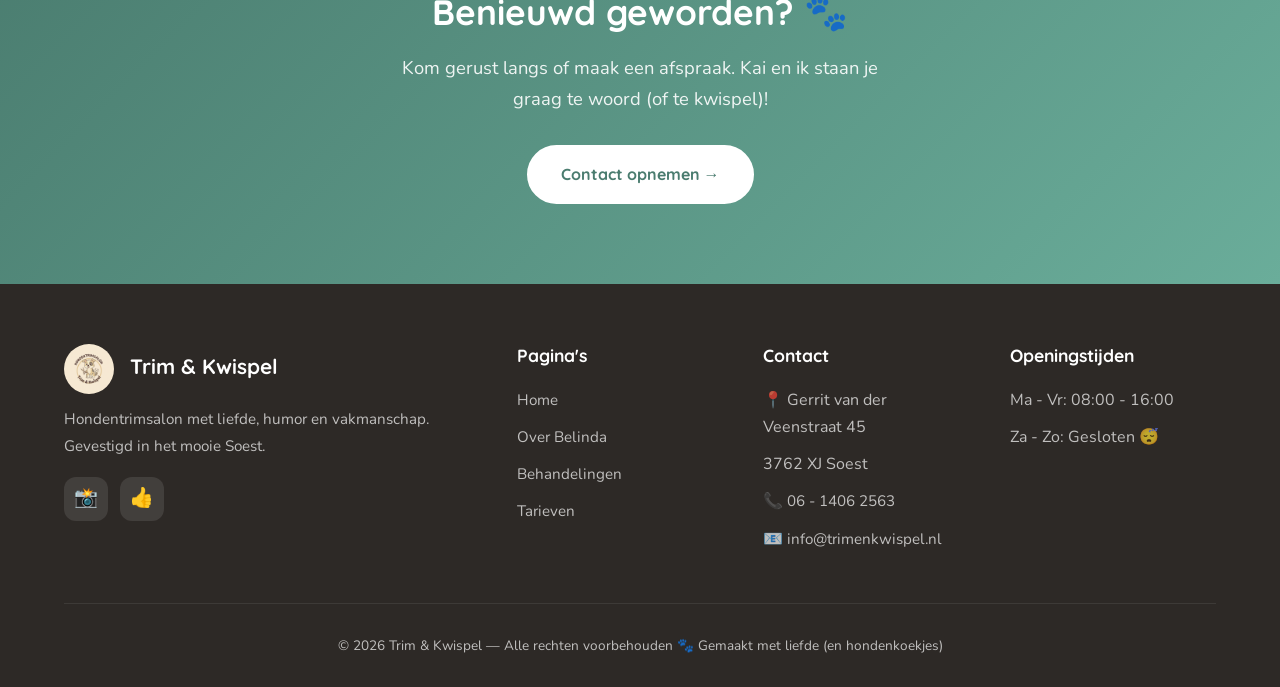
<file: over-ons.html>
<!DOCTYPE html>
<html lang="nl">
<head>
    <meta charset="UTF-8">
    <meta name="viewport" content="width=device-width, initial-scale=1.0">
    <title>Over Belinda | Trim & Kwispel</title>
    <meta name="description" content="Leer Belinda kennen, de eigenares van hondentrimsalon Trim & Kwispel in Soest. Passie voor honden sinds dag één!">
    <link rel="preconnect" href="https://fonts.googleapis.com">
    <link rel="preconnect" href="https://fonts.gstatic.com" crossorigin>
    <link href="https://fonts.googleapis.com/css2?family=Nunito:wght@400;600;700&family=Quicksand:wght@500;600;700&display=swap" rel="stylesheet">
    <link rel="stylesheet" href="css/style.css">
    <link rel="icon" href="data:image/svg+xml,<svg xmlns='http://www.w3.org/2000/svg' viewBox='0 0 100 100'><text y='.9em' font-size='90'>🐾</text></svg>">
</head>
<body>

    <!-- Header -->
    <header class="header" id="header">
        <nav class="nav container">
            <a href="index.html" class="nav-logo">
                <img src="images/logo.png" alt="Trim & Kwispel logo" class="nav-logo-img">
                Trim & Kwispel
            </a>
            <ul class="nav-links" id="navLinks">
                <li><a href="index.html">Home</a></li>
                <li><a href="over-ons.html" class="active">Over Belinda</a></li>
                <li><a href="behandelingen.html">Behandelingen</a></li>
                <li><a href="tarieven.html">Tarieven</a></li>
                <li><a href="contact.html">Contact</a></li>
            </ul>
            <button class="hamburger" id="hamburger" aria-label="Menu openen">
                <span></span>
                <span></span>
                <span></span>
            </button>
        </nav>
    </header>

    <!-- Page Header -->
    <section class="page-header">
        <div class="container">
            <h1>Over Belinda 👩‍🦰</h1>
            <p>De vrouw achter de schaar (en de oneindig grote voorraad hondenkoekjes)</p>
        </div>
    </section>

    <!-- About Content -->
    <section class="section">
        <div class="container">
            <div class="about-content">
                <div class="about-image fade-in">
                    🐕‍🦺
                </div>
                <div class="about-text fade-in">
                    <h2>Hoi, ik ben Belinda! 👋</h2>
                    <p>Al van kinds af aan ben ik <strong>gek op honden</strong>. Waar andere kinderen doktertje speelden, was ik de vacht van onze buurhond aan het borstelen. Mijn ouders wisten het toen al: dit meisje wordt óf dierenarts, óf hondentrimmer. Het werd dat laatste — en ik heb er geen seconde spijt van gehad!</p>
                    <p>Op dit moment volg ik de opleiding tot hondentrimmer. Het felbegeerde diploma hangt nog niet aan de muur — dat komt eraan — maar wat ik nu al in overvloed heb is enthousiasme, geduld en een flinke dosis doorzettingsvermogen. Ik droomde altijd van mijn <strong>eigen plekje</strong> — een salon waar honden met plezier binnenkomen en met een glimlach (ja, honden kunnen glimlachen, vecht me) weer vertrekken.</p>
                    <p>In 2026 werd die droom eindelijk werkelijkheid: <strong>Trim & Kwispel</strong> opende haar deuren aan de Gerrit van der Veenstraat in Soest. Sindsdien mag ik elke dag doen wat ik het allerliefste doe: honden mooi, schoon en gelukkig maken.</p>
                    <p class="signature">— Belinda 🐾</p>
                </div>
            </div>
        </div>
    </section>

    <!-- Mijn filosofie -->
    <section class="section section-alt">
        <div class="container">
            <div class="section-header fade-in">
                <span class="emoji">💭</span>
                <h2>Mijn filosofie</h2>
                <p>Want achter elke goede trim zit een gedachte. Of twee. Soms drie.</p>
            </div>
            <div class="features-grid">
                <div class="feature-card fade-in">
                    <span class="icon">🤗</span>
                    <h3>De hond staat centraal</h3>
                    <p>Niet de klok, niet het schema, maar het welzijn van jouw hond. Als een viervoeter even moet wennen, nemen we daar alle tijd voor. Geen stress, geen gedoe.</p>
                </div>
                <div class="feature-card fade-in">
                    <span class="icon">🎓</span>
                    <h3>Altijd bijleren</h3>
                    <p>Ik volg regelmatig cursussen en workshops. Want zelfs na duizenden trimmen kun je altijd beter worden. Net als honden — die leren ook hun hele leven lang (behalve "af" dan, dat is voor sommigen een uitdaging).</p>
                </div>
                <div class="feature-card fade-in">
                    <span class="icon">🏠</span>
                    <h3>Huiselijke sfeer</h3>
                    <p>Bij Trim & Kwispel geen kille, klinische ruimte. De salon voelt als een tweede thuis — voor hond én baasje. Er staat altijd koffie klaar. En koekjes. Twee soorten.</p>
                </div>
            </div>
        </div>
    </section>

    <!-- Stats -->
    <section class="fun-banner">
        <div class="container">
            <h2>Belinda in cijfers 📊</h2>
            <p>Want wie houdt er nou niet van leuke statistieken?</p>
            <div class="fun-facts">
                <div class="fun-fact fade-in">
                    <div class="icon">🎉</div>
                    <span class="value">2026</span>
                    <span class="label">Jaar van de opening</span>
                </div>
                <div class="fun-fact fade-in">
                    <div class="icon">🐾</div>
                    <span class="value">50+</span>
                    <span class="label">Hondenrassen getrimd</span>
                </div>
                <div class="fun-fact fade-in">
                    <div class="icon">☕</div>
                    <span class="value">4.287</span>
                    <span class="label">Kopjes koffie</span>
                </div>
                <div class="fun-fact fade-in">
                    <div class="icon">🎵</div>
                    <span class="value">1</span>
                    <span class="label">Keer gebeten (het was een hamster, geen hond)</span>
                </div>
            </div>
        </div>
    </section>

    <!-- Leuk weetje -->
    <section class="section">
        <div class="container">
            <div class="section-header fade-in">
                <span class="emoji">🐕</span>
                <h2>Mijn eigen viervoeter</h2>
                <p>Natuurlijk heb ik zelf ook een hond. Wat had je gedacht?</p>
            </div>
            <div class="about-content" style="max-width: 900px; margin: 0 auto;">
                <div class="about-text fade-in">
                    <h2>Dit is Kai 🧡</h2>
                    <p>Kai is mijn trouwe sidekick in de salon. Hij is een energieke <strong>Australian Shepherd</strong> die het als zijn persoonlijke missie ziet om elke klant te begroeten. Soms helpt hij. Meestal rent hij gewoon enthousiast rondjes. Maar dat doet hij met zoveel charme dat niemand er last van heeft.</p>
                    <p>Kai is ook de officiële <strong>Chief Koekjes Officer</strong> van Trim & Kwispel. Hij keurt elk nieuw koekjesmerk persoonlijk goed. Een belangrijke functie, als je het ons vraagt.</p>
                </div>
                <div class="about-image fade-in" style="height: 350px; font-size: 8rem;">
                    🐶
                </div>
            </div>
        </div>
    </section>

    <!-- CTA -->
    <section class="cta-section">
        <div class="container fade-in">
            <h2>Benieuwd geworden? 🐾</h2>
            <p>Kom gerust langs of maak een afspraak. Kai en ik staan je graag te woord (of te kwispel)!</p>
            <a href="contact.html" class="btn btn-primary" style="background: var(--white); color: var(--secondary); border-color: var(--white);">Contact opnemen →</a>
        </div>
    </section>

    <!-- Footer -->
    <footer class="footer">
        <div class="container">
            <div class="footer-grid">
                <div class="footer-brand">
                    <div class="logo"><img src="images/logo.png" alt="Trim & Kwispel" class="footer-logo-img"> Trim & Kwispel</div>
                    <p>Hondentrimsalon met liefde, humor en vakmanschap. Gevestigd in het mooie Soest.</p>
                    <div class="social-links">
                        <a href="https://www.instagram.com/hondentrimsalon.trimenkwispel" class="social-link" aria-label="Instagram">📸</a>
                        <a href="https://www.facebook.com/people/Hondentrimsalon-Trim-en-Kwispel/61591662762948/" class="social-link" aria-label="Facebook">👍</a>
                    </div>
                </div>
                <div>
                    <h3>Pagina's</h3>
                    <ul class="footer-links">
                        <li><a href="index.html">Home</a></li>
                        <li><a href="over-ons.html">Over Belinda</a></li>
                        <li><a href="behandelingen.html">Behandelingen</a></li>
                        <li><a href="tarieven.html">Tarieven</a></li>
                    </ul>
                </div>
                <div>
                    <h3>Contact</h3>
                    <ul class="footer-links">
                        <li>📍 Gerrit van der Veenstraat 45</li>
                        <li>3762 XJ Soest</li>
                        <li>📞 <a href="tel:+31614062563">06 - 1406 2563</a></li>
                        <li>📧 <a href="mailto:info@trimenkwispel.nl">info@trimenkwispel.nl</a></li>
                    </ul>
                </div>
                <div>
                    <h3>Openingstijden</h3>
                    <ul class="footer-links">
                        <li>Ma - Vr: 08:00 - 16:00</li>
                        <li>Za - Zo: Gesloten 😴</li>
                    </ul>
                </div>
            </div>
            <div class="footer-bottom">
                <p>© 2026 Trim & Kwispel — Alle rechten voorbehouden <span class="paw">🐾</span> Gemaakt met liefde (en hondenkoekjes)</p>
            </div>
        </div>
    </footer>

    <!-- Mobile Quick Contact Bar -->
    <div class="mobile-contact-bar">
        <a href="tel:+31614062563" class="mobile-contact-btn call">📞 Bel direct</a>
        <a href="https://wa.me/31614062563" class="mobile-contact-btn whatsapp">💬 WhatsApp</a>
    </div>

    <button class="scroll-top" id="scrollTop" aria-label="Naar boven scrollen">↑</button>
    <script src="js/main.js"></script>
</body>
</html>
</file>
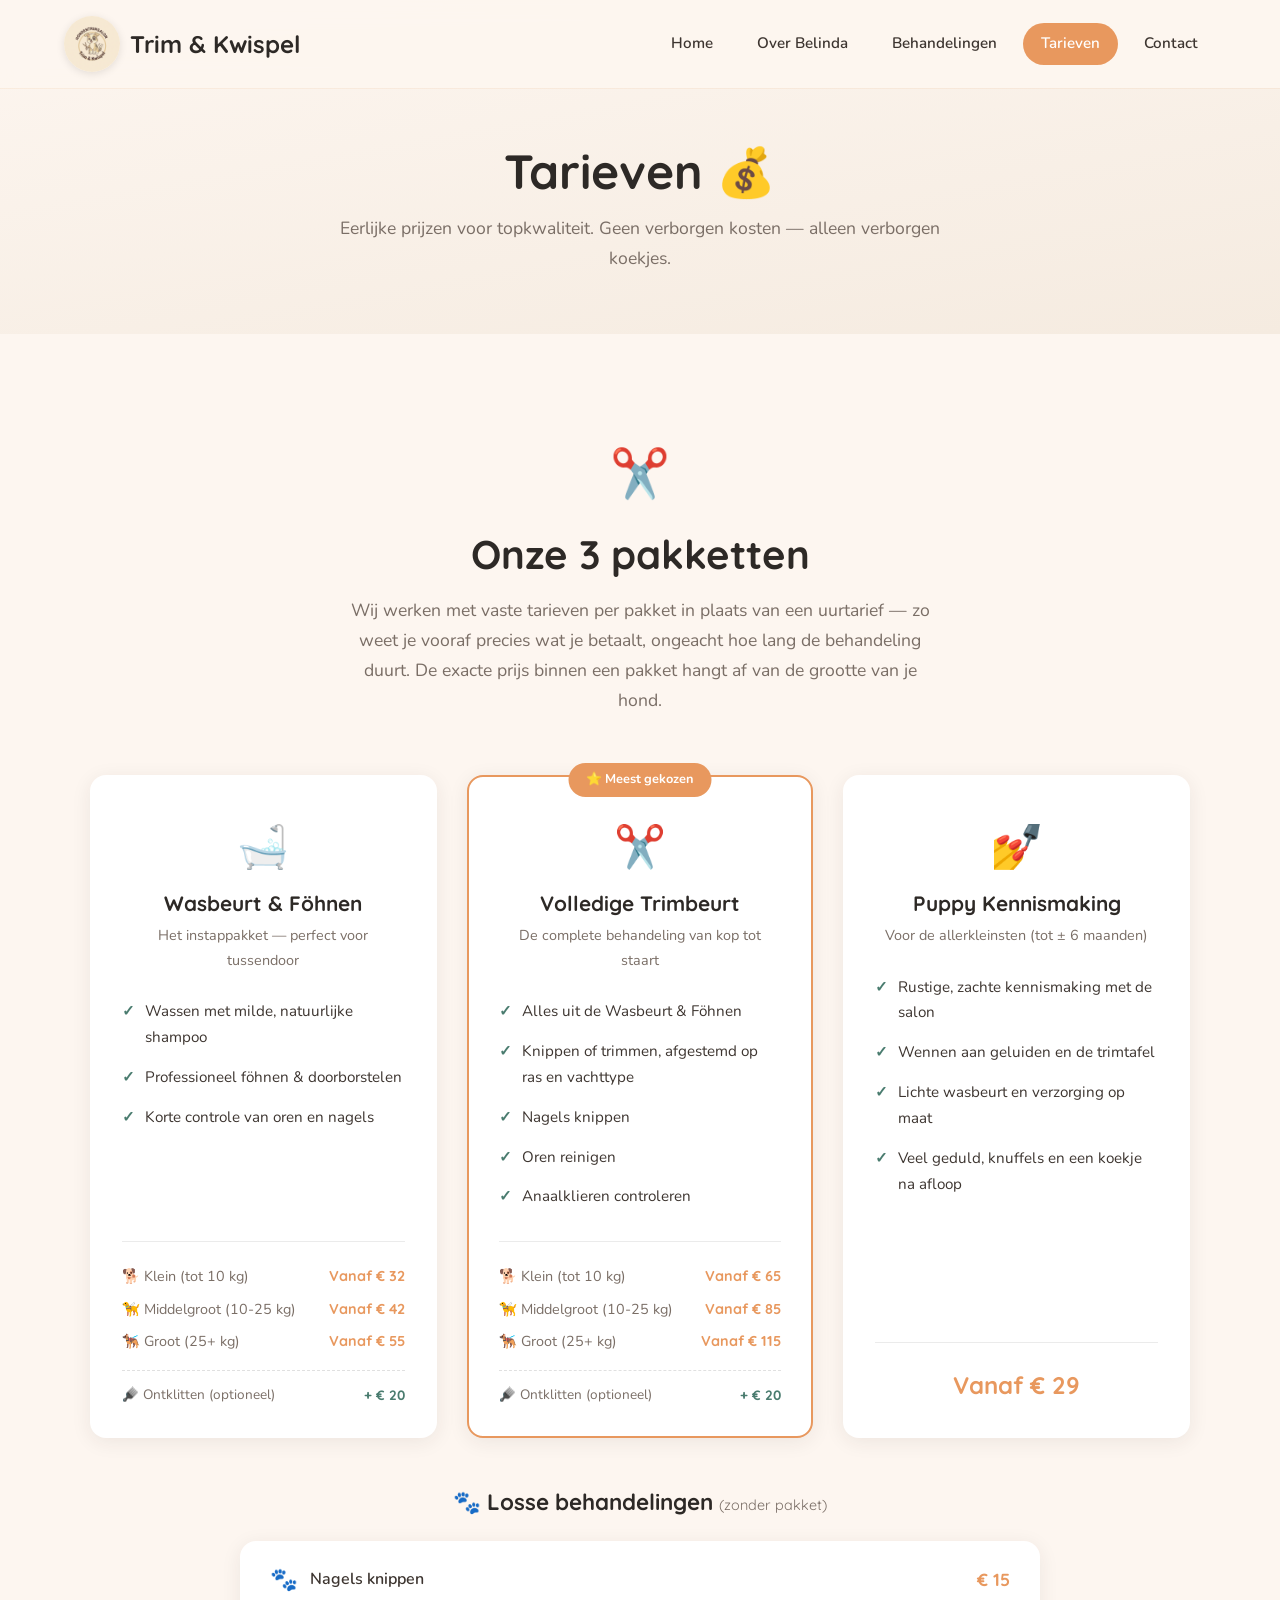
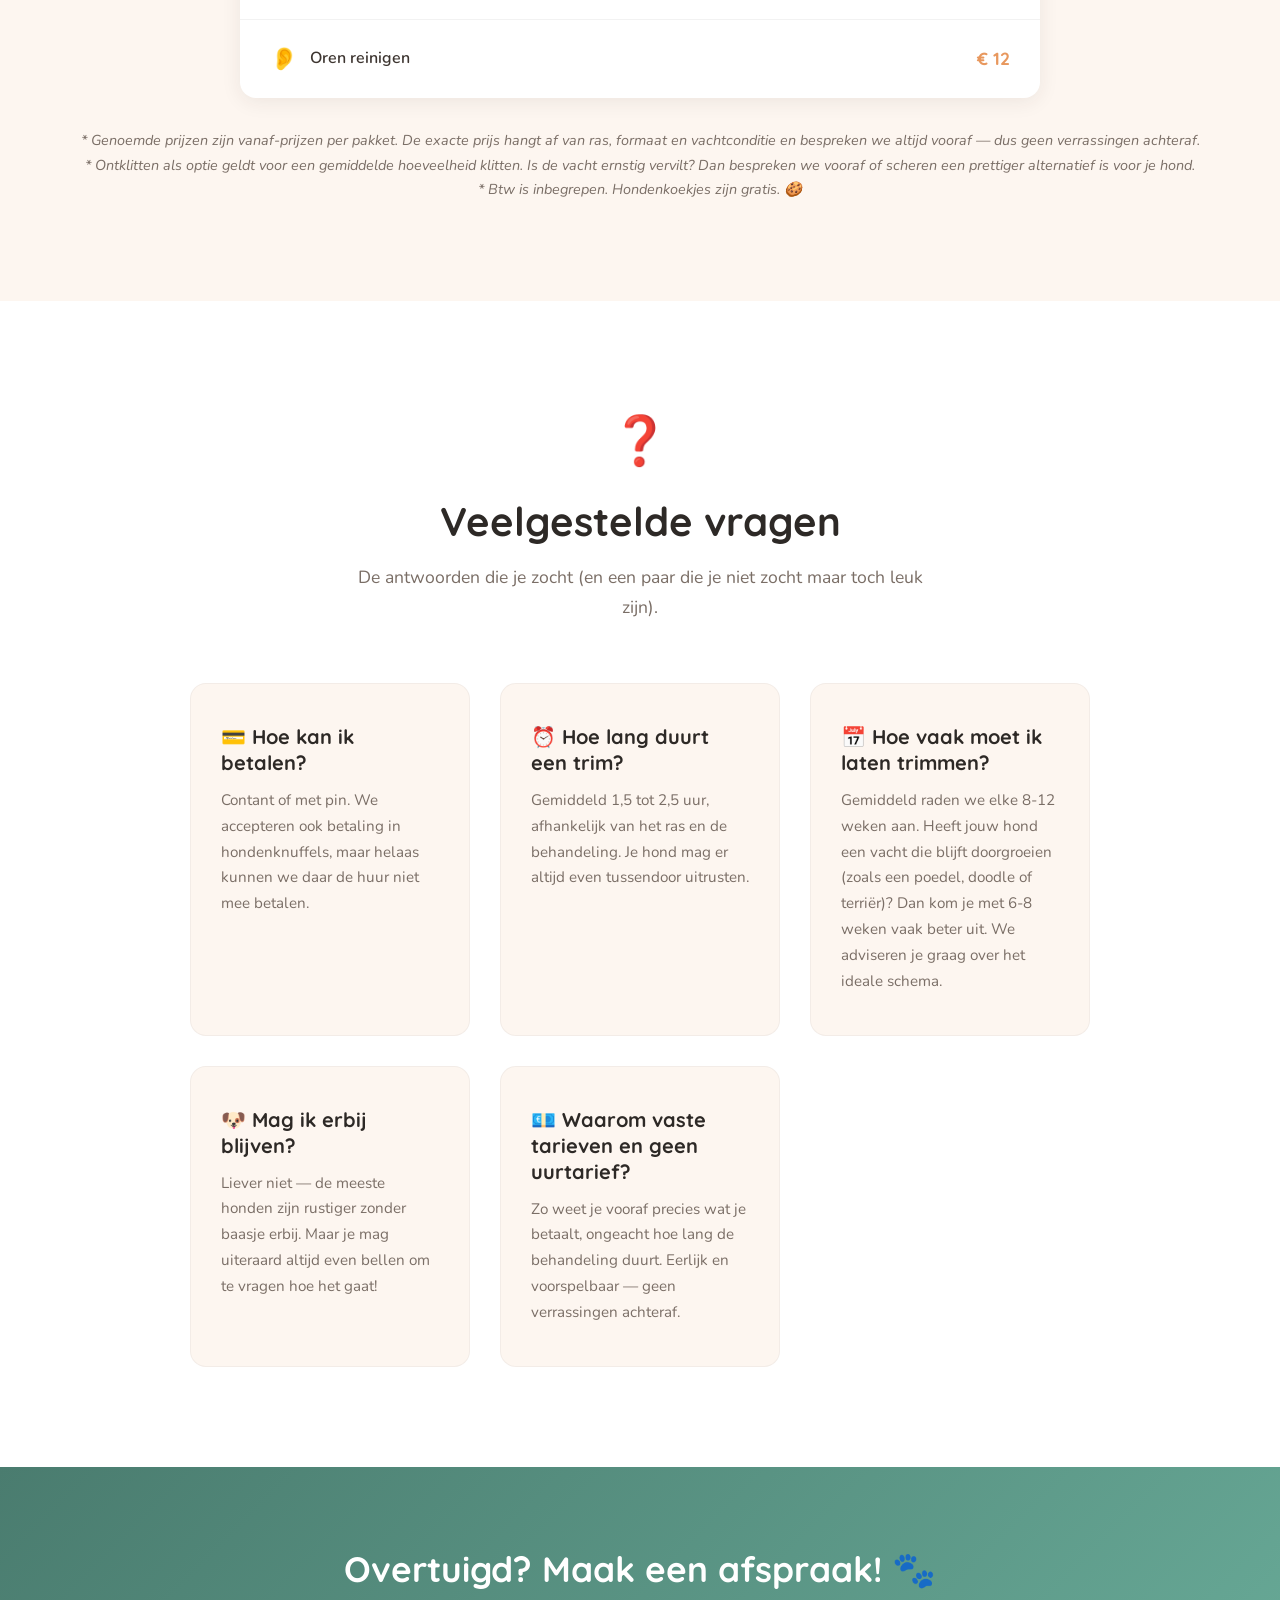
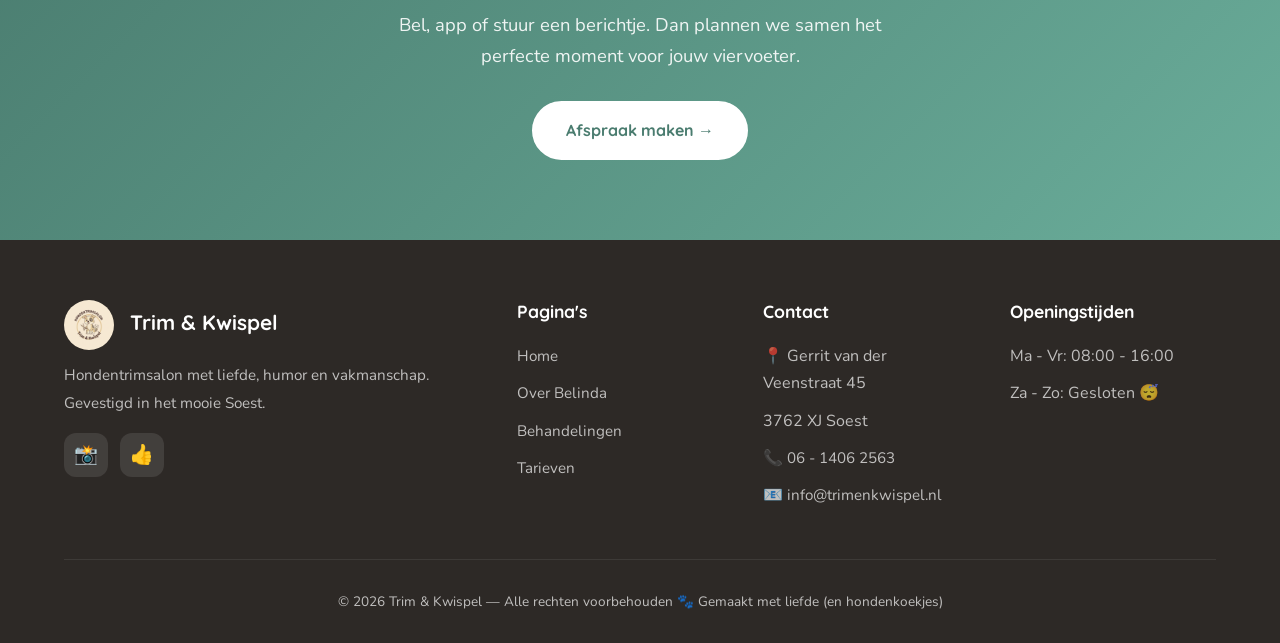
<file: tarieven.html>
<!DOCTYPE html>
<html lang="nl">
<head>
    <meta charset="UTF-8">
    <meta name="viewport" content="width=device-width, initial-scale=1.0">
    <title>Tarieven | Trim & Kwispel</title>
    <meta name="description" content="Bekijk de tarieven van hondentrimsalon Trim & Kwispel in Soest. Eerlijke prijzen voor professioneel trimmen, wassen en verzorgen.">
    <link rel="preconnect" href="https://fonts.googleapis.com">
    <link rel="preconnect" href="https://fonts.gstatic.com" crossorigin>
    <link href="https://fonts.googleapis.com/css2?family=Nunito:wght@400;600;700&family=Quicksand:wght@500;600;700&display=swap" rel="stylesheet">
    <link rel="stylesheet" href="css/style.css">
    <link rel="icon" href="data:image/svg+xml,<svg xmlns='http://www.w3.org/2000/svg' viewBox='0 0 100 100'><text y='.9em' font-size='90'>🐾</text></svg>">
</head>
<body>

    <!-- Header -->
    <header class="header" id="header">
        <nav class="nav container">
            <a href="index.html" class="nav-logo">
                <img src="images/logo.png" alt="Trim & Kwispel logo" class="nav-logo-img">
                Trim & Kwispel
            </a>
            <ul class="nav-links" id="navLinks">
                <li><a href="index.html">Home</a></li>
                <li><a href="over-ons.html">Over Belinda</a></li>
                <li><a href="behandelingen.html">Behandelingen</a></li>
                <li><a href="tarieven.html" class="active">Tarieven</a></li>
                <li><a href="contact.html">Contact</a></li>
            </ul>
            <button class="hamburger" id="hamburger" aria-label="Menu openen">
                <span></span>
                <span></span>
                <span></span>
            </button>
        </nav>
    </header>

    <!-- Page Header -->
    <section class="page-header">
        <div class="container">
            <h1>Tarieven 💰</h1>
            <p>Eerlijke prijzen voor topkwaliteit. Geen verborgen kosten — alleen verborgen koekjes.</p>
        </div>
    </section>

    <!-- Tarieven -->
    <section class="section">
        <div class="container">
            <div class="section-header fade-in">
                <span class="emoji">✂️</span>
                <h2>Onze 3 pakketten</h2>
                <p>Wij werken met vaste tarieven per pakket in plaats van een uurtarief — zo weet je vooraf precies wat je betaalt, ongeacht hoe lang de behandeling duurt. De exacte prijs binnen een pakket hangt af van de grootte van je hond.</p>
            </div>

            <div class="package-grid">
                <!-- Pakket 1: Wasbeurt -->
                <div class="package-card fade-in">
                    <div class="package-icon">🛁</div>
                    <h3>Wasbeurt & Föhnen</h3>
                    <p class="package-tagline">Het instappakket — perfect voor tussendoor</p>
                    <ul class="package-list">
                        <li>Wassen met milde, natuurlijke shampoo</li>
                        <li>Professioneel föhnen & doorborstelen</li>
                        <li>Korte controle van oren en nagels</li>
                    </ul>
                    <div class="package-prices">
                        <div class="package-price-row"><span class="size">🐕 Klein (tot 10 kg)</span><span class="amount">Vanaf € 32</span></div>
                        <div class="package-price-row"><span class="size">🦮 Middelgroot (10-25 kg)</span><span class="amount">Vanaf € 42</span></div>
                        <div class="package-price-row"><span class="size">🐕‍🦺 Groot (25+ kg)</span><span class="amount">Vanaf € 55</span></div>
                        <div class="package-addon"><span>🪮 Ontklitten (optioneel)</span><span class="amount">+ € 20</span></div>
                    </div>
                </div>

                <!-- Pakket 2: Volledige trimbeurt -->
                <div class="package-card featured fade-in">
                    <span class="package-badge">⭐ Meest gekozen</span>
                    <div class="package-icon">✂️</div>
                    <h3>Volledige Trimbeurt</h3>
                    <p class="package-tagline">De complete behandeling van kop tot staart</p>
                    <ul class="package-list">
                        <li>Alles uit de Wasbeurt & Föhnen</li>
                        <li>Knippen of trimmen, afgestemd op ras en vachttype</li>
                        <li>Nagels knippen</li>
                        <li>Oren reinigen</li>
                        <li>Anaalklieren controleren</li>
                    </ul>
                    <div class="package-prices">
                        <div class="package-price-row"><span class="size">🐕 Klein (tot 10 kg)</span><span class="amount">Vanaf € 65</span></div>
                        <div class="package-price-row"><span class="size">🦮 Middelgroot (10-25 kg)</span><span class="amount">Vanaf € 85</span></div>
                        <div class="package-price-row"><span class="size">🐕‍🦺 Groot (25+ kg)</span><span class="amount">Vanaf € 115</span></div>
                        <div class="package-addon"><span>🪮 Ontklitten (optioneel)</span><span class="amount">+ € 20</span></div>
                    </div>
                </div>

                <!-- Pakket 3: Puppy kennismaking -->
                <div class="package-card fade-in">
                    <div class="package-icon">💅</div>
                    <h3>Puppy Kennismaking</h3>
                    <p class="package-tagline">Voor de allerkleinsten (tot ± 6 maanden)</p>
                    <ul class="package-list">
                        <li>Rustige, zachte kennismaking met de salon</li>
                        <li>Wennen aan geluiden en de trimtafel</li>
                        <li>Lichte wasbeurt en verzorging op maat</li>
                        <li>Veel geduld, knuffels en een koekje na afloop</li>
                    </ul>
                    <div class="package-prices">
                        <div class="package-price-single">Vanaf € 29</div>
                    </div>
                </div>
            </div>

            <!-- Losse behandelingen -->
            <div style="max-width: 800px; margin: 50px auto 0;">
                <h3 style="text-align: center; margin-bottom: 24px; font-size: 1.4rem;" class="fade-in">🐾 Losse behandelingen <span style="color: var(--text-light); font-weight: 400; font-size: 0.9rem;">(zonder pakket)</span></h3>
                <div class="pricing-table fade-in">
                    <div class="pricing-row">
                        <div>
                            <div class="service-name"><span class="emoji">🐾</span> Nagels knippen</div>
                        </div>
                        <div class="service-price">€ 15</div>
                    </div>
                    <div class="pricing-row">
                        <div>
                            <div class="service-name"><span class="emoji">👂</span> Oren reinigen</div>
                        </div>
                        <div class="service-price">€ 12</div>
                    </div>
                </div>
            </div>

            <p class="pricing-note fade-in">
                * Genoemde prijzen zijn vanaf-prijzen per pakket. De exacte prijs hangt af van ras, formaat en vachtconditie en bespreken we altijd vooraf — dus geen verrassingen achteraf.<br>
                * Ontklitten als optie geldt voor een gemiddelde hoeveelheid klitten. Is de vacht ernstig vervilt? Dan bespreken we vooraf of scheren een prettiger alternatief is voor je hond.<br>
                * Btw is inbegrepen. Hondenkoekjes zijn gratis. 🍪
            </p>
        </div>
    </section>

    <!-- FAQ -->
    <section class="section section-alt">
        <div class="container">
            <div class="section-header fade-in">
                <span class="emoji">❓</span>
                <h2>Veelgestelde vragen</h2>
                <p>De antwoorden die je zocht (en een paar die je niet zocht maar toch leuk zijn).</p>
            </div>
            <div class="features-grid" style="max-width: 900px; margin: 0 auto;">
                <div class="feature-card fade-in" style="text-align: left;">
                    <h3>💳 Hoe kan ik betalen?</h3>
                    <p>Contant of met pin. We accepteren ook betaling in hondenknuffels, maar helaas kunnen we daar de huur niet mee betalen.</p>
                </div>
                <div class="feature-card fade-in" style="text-align: left;">
                    <h3>⏰ Hoe lang duurt een trim?</h3>
                    <p>Gemiddeld 1,5 tot 2,5 uur, afhankelijk van het ras en de behandeling. Je hond mag er altijd even tussendoor uitrusten.</p>
                </div>
                <div class="feature-card fade-in" style="text-align: left;">
                    <h3>📅 Hoe vaak moet ik laten trimmen?</h3>
                    <p>Gemiddeld raden we elke 8-12 weken aan. Heeft jouw hond een vacht die blijft doorgroeien (zoals een poedel, doodle of terriër)? Dan kom je met 6-8 weken vaak beter uit. We adviseren je graag over het ideale schema.</p>
                </div>
                <div class="feature-card fade-in" style="text-align: left;">
                    <h3>🐶 Mag ik erbij blijven?</h3>
                    <p>Liever niet — de meeste honden zijn rustiger zonder baasje erbij. Maar je mag uiteraard altijd even bellen om te vragen hoe het gaat!</p>
                </div>
                <div class="feature-card fade-in" style="text-align: left;">
                    <h3>💶 Waarom vaste tarieven en geen uurtarief?</h3>
                    <p>Zo weet je vooraf precies wat je betaalt, ongeacht hoe lang de behandeling duurt. Eerlijk en voorspelbaar — geen verrassingen achteraf.</p>
                </div>
            </div>
        </div>
    </section>

    <!-- CTA -->
    <section class="cta-section">
        <div class="container fade-in">
            <h2>Overtuigd? Maak een afspraak! 🐾</h2>
            <p>Bel, app of stuur een berichtje. Dan plannen we samen het perfecte moment voor jouw viervoeter.</p>
            <a href="contact.html" class="btn btn-primary" style="background: var(--white); color: var(--secondary); border-color: var(--white);">Afspraak maken →</a>
        </div>
    </section>

    <!-- Footer -->
    <footer class="footer">
        <div class="container">
            <div class="footer-grid">
                <div class="footer-brand">
                    <div class="logo"><img src="images/logo.png" alt="Trim & Kwispel" class="footer-logo-img"> Trim & Kwispel</div>
                    <p>Hondentrimsalon met liefde, humor en vakmanschap. Gevestigd in het mooie Soest.</p>
                    <div class="social-links">
                        <a href="https://www.instagram.com/hondentrimsalon.trimenkwispel" class="social-link" aria-label="Instagram">📸</a>
                        <a href="https://www.facebook.com/people/Hondentrimsalon-Trim-en-Kwispel/61591662762948/" class="social-link" aria-label="Facebook">👍</a>
                    </div>
                </div>
                <div>
                    <h3>Pagina's</h3>
                    <ul class="footer-links">
                        <li><a href="index.html">Home</a></li>
                        <li><a href="over-ons.html">Over Belinda</a></li>
                        <li><a href="behandelingen.html">Behandelingen</a></li>
                        <li><a href="tarieven.html">Tarieven</a></li>
                    </ul>
                </div>
                <div>
                    <h3>Contact</h3>
                    <ul class="footer-links">
                        <li>📍 Gerrit van der Veenstraat 45</li>
                        <li>3762 XJ Soest</li>
                        <li>📞 <a href="tel:+31614062563">06 - 1406 2563</a></li>
                        <li>📧 <a href="mailto:info@trimenkwispel.nl">info@trimenkwispel.nl</a></li>
                    </ul>
                </div>
                <div>
                    <h3>Openingstijden</h3>
                    <ul class="footer-links">
                        <li>Ma - Vr: 08:00 - 16:00</li>
                        <li>Za - Zo: Gesloten 😴</li>
                    </ul>
                </div>
            </div>
            <div class="footer-bottom">
                <p>© 2026 Trim & Kwispel — Alle rechten voorbehouden <span class="paw">🐾</span> Gemaakt met liefde (en hondenkoekjes)</p>
            </div>
        </div>
    </footer>

    <!-- Mobile Quick Contact Bar -->
    <div class="mobile-contact-bar">
        <a href="tel:+31614062563" class="mobile-contact-btn call">📞 Bel direct</a>
        <a href="https://wa.me/31614062563" class="mobile-contact-btn whatsapp">💬 WhatsApp</a>
    </div>

    <button class="scroll-top" id="scrollTop" aria-label="Naar boven scrollen">↑</button>
    <script src="js/main.js"></script>
</body>
</html>
</file>
<file: css/style.css>
/* ============================================
   Trim & Kwispel - Hondentrimsalon
   Modern, speels & professioneel
   ============================================ */

/* --- Reset & Base --- */
*,
*::before,
*::after {
    margin: 0;
    padding: 0;
    box-sizing: border-box;
}

:root {
    --primary: #e8985e;
    --primary-dark: #c97a42;
    --secondary: #4a7c6f;
    --secondary-light: #6aad9a;
    --accent: #f2c94c;
    --dark: #2d2926;
    --light: #fdf6f0;
    --light-alt: #f5ebe0;
    --text: #3d3530;
    --text-light: #7a6e66;
    --white: #ffffff;
    --shadow: 0 4px 20px rgba(45, 41, 38, 0.08);
    --shadow-hover: 0 8px 30px rgba(45, 41, 38, 0.15);
    --radius: 16px;
    --radius-sm: 8px;
    --transition: all 0.3s ease;
}

html {
    scroll-behavior: smooth;
    font-size: 16px;
}

body {
    font-family: 'Nunito', 'Segoe UI', sans-serif;
    color: var(--text);
    background: var(--light);
    line-height: 1.7;
    overflow-x: hidden;
}

img {
    max-width: 100%;
    height: auto;
    display: block;
}

a {
    color: var(--primary);
    text-decoration: none;
    transition: var(--transition);
}

a:hover {
    color: var(--primary-dark);
}

h1, h2, h3, h4 {
    font-family: 'Quicksand', 'Nunito', sans-serif;
    font-weight: 700;
    line-height: 1.3;
    color: var(--dark);
}

.container {
    max-width: 1200px;
    margin: 0 auto;
    padding: 0 24px;
}

/* --- Header & Navigation --- */
.header {
    position: fixed;
    top: 0;
    left: 0;
    right: 0;
    z-index: 1000;
    border-bottom: 1px solid rgba(232, 152, 94, 0.1);
    transition: var(--transition);
}

/* Blur/background lives on a pseudo-element so .header itself has no
   filter/backdrop-filter — that property would otherwise create a new
   containing block for position:fixed descendants (like the mobile
   .nav-links overlay), confining them to the header's small height
   instead of the full viewport. */
.header::before {
    content: '';
    position: absolute;
    inset: 0;
    background: rgba(253, 246, 240, 0.95);
    backdrop-filter: blur(12px);
    z-index: -1;
}

.header.scrolled {
    box-shadow: var(--shadow);
}

.nav {
    display: flex;
    align-items: center;
    justify-content: space-between;
    padding: 16px 24px;
    max-width: 1200px;
    margin: 0 auto;
}

.nav-logo {
    display: flex;
    align-items: center;
    gap: 10px;
    font-family: 'Quicksand', sans-serif;
    font-size: 1.5rem;
    font-weight: 700;
    color: var(--dark);
    text-decoration: none;
}

.nav-logo-img {
    height: 56px;
    width: 56px;
    display: block;
    border-radius: 50%;
    object-fit: cover;
    box-shadow: 0 2px 8px rgba(0,0,0,0.1);
}

.nav-logo .paw {
    font-size: 1.8rem;
    display: inline-block;
    animation: wiggle 2s ease-in-out infinite;
}

.footer-logo-img {
    height: 50px;
    width: 50px;
    display: inline-block;
    vertical-align: middle;
    margin-right: 10px;
    border-radius: 50%;
    object-fit: cover;
}

/* --- Hero Logo --- */
.hero-logo {
    width: 340px;
    height: 340px;
    border-radius: 50%;
    object-fit: cover;
    box-shadow: 0 12px 50px rgba(232, 152, 94, 0.2);
    border: 5px solid var(--white);
    position: relative;
    z-index: 1;
    transition: transform 0.4s ease;
}

.hero-logo:hover {
    transform: scale(1.05) rotate(3deg);
}

@keyframes wiggle {
    0%, 100% { transform: rotate(0deg); }
    25% { transform: rotate(10deg); }
    75% { transform: rotate(-10deg); }
}

.nav-links {
    display: flex;
    list-style: none;
    gap: 8px;
}

.nav-links a {
    display: block;
    padding: 8px 18px;
    color: var(--text);
    font-weight: 600;
    font-size: 0.95rem;
    border-radius: 50px;
    transition: var(--transition);
}

.nav-links a:hover,
.nav-links a.active {
    background: var(--primary);
    color: var(--white);
}

.hamburger {
    display: none;
    flex-direction: column;
    gap: 5px;
    cursor: pointer;
    background: none;
    border: none;
    padding: 8px;
}

.hamburger span {
    display: block;
    width: 28px;
    height: 3px;
    background: var(--dark);
    border-radius: 3px;
    transition: var(--transition);
}

/* --- Hero Section --- */
.hero {
    min-height: 100vh;
    display: flex;
    align-items: center;
    padding: 120px 0 80px;
    background: linear-gradient(170deg, var(--light) 0%, var(--light-alt) 50%, rgba(232, 152, 94, 0.08) 100%);
    position: relative;
    overflow: hidden;
}

.hero::before {
    content: '🐾';
    position: absolute;
    font-size: 300px;
    opacity: 0.03;
    top: 10%;
    right: -5%;
    animation: float 6s ease-in-out infinite;
}

.hero::after {
    content: '✂️';
    position: absolute;
    font-size: 200px;
    opacity: 0.03;
    bottom: 10%;
    left: -3%;
    animation: float 8s ease-in-out infinite reverse;
}

@keyframes float {
    0%, 100% { transform: translateY(0px) rotate(0deg); }
    50% { transform: translateY(-20px) rotate(5deg); }
}

.hero-inner {
    display: grid;
    grid-template-columns: 1fr 1fr;
    align-items: center;
    gap: 40px;
    width: 100%;
}

.hero-content {
    position: relative;
    z-index: 1;
}

.hero-visual {
    display: flex;
    align-items: center;
    justify-content: center;
    position: relative;
    animation: fadeInUp 1s ease 0.3s both;
}

.hero-visual::before {
    content: '';
    position: absolute;
    width: 110%;
    height: 110%;
    border-radius: 50%;
    background: radial-gradient(circle, rgba(232, 152, 94, 0.1) 0%, transparent 70%);
    z-index: 0;
}

.hero-badge {
    display: inline-block;
    background: var(--secondary);
    color: var(--white);
    padding: 8px 20px;
    border-radius: 50px;
    font-size: 0.85rem;
    font-weight: 700;
    letter-spacing: 1px;
    text-transform: uppercase;
    margin-bottom: 24px;
    animation: fadeInDown 0.8s ease;
}

.hero h1 {
    font-size: clamp(2.5rem, 6vw, 4rem);
    margin-bottom: 20px;
    animation: fadeInUp 0.8s ease 0.2s both;
}

.hero h1 .highlight {
    color: var(--primary);
    position: relative;
}

.hero h1 .highlight::after {
    content: '';
    position: absolute;
    bottom: 5px;
    left: 0;
    width: 100%;
    height: 8px;
    background: var(--accent);
    opacity: 0.4;
    border-radius: 4px;
    z-index: -1;
}

.hero p {
    font-size: 1.2rem;
    color: var(--text-light);
    max-width: 600px;
    margin: 0 0 36px;
    animation: fadeInUp 0.8s ease 0.4s both;
}

.hero-buttons {
    display: flex;
    gap: 16px;
    justify-content: flex-start;
    flex-wrap: wrap;
    animation: fadeInUp 0.8s ease 0.6s both;
}

/* --- Buttons --- */
.btn {
    display: inline-flex;
    align-items: center;
    gap: 8px;
    padding: 14px 32px;
    border-radius: 50px;
    font-family: 'Quicksand', sans-serif;
    font-weight: 700;
    font-size: 1rem;
    cursor: pointer;
    transition: var(--transition);
    border: 2px solid transparent;
    text-decoration: none;
}

.btn-primary {
    background: var(--primary);
    color: var(--white);
    border-color: var(--primary);
}

.btn-primary:hover {
    background: var(--primary-dark);
    border-color: var(--primary-dark);
    color: var(--white);
    transform: translateY(-2px);
    box-shadow: 0 8px 24px rgba(232, 152, 94, 0.35);
}

.btn-outline {
    background: transparent;
    color: var(--primary);
    border-color: var(--primary);
}

.btn-outline:hover {
    background: var(--primary);
    color: var(--white);
    transform: translateY(-2px);
}

.btn-secondary {
    background: var(--secondary);
    color: var(--white);
    border-color: var(--secondary);
}

.btn-secondary:hover {
    background: var(--secondary-light);
    border-color: var(--secondary-light);
    color: var(--white);
    transform: translateY(-2px);
}

/* --- Sections --- */
.section {
    padding: 100px 0;
}

.section-alt {
    background: var(--white);
}

.section-header {
    text-align: center;
    margin-bottom: 60px;
}

.section-header .emoji {
    font-size: 3rem;
    display: block;
    margin-bottom: 12px;
}

.section-header h2 {
    font-size: clamp(1.8rem, 4vw, 2.5rem);
    margin-bottom: 16px;
}

.section-header p {
    font-size: 1.1rem;
    color: var(--text-light);
    max-width: 600px;
    margin: 0 auto;
}

/* --- USP / Features Grid --- */
.features-grid {
    display: grid;
    grid-template-columns: repeat(auto-fit, minmax(280px, 1fr));
    gap: 30px;
}

.feature-card {
    background: var(--white);
    border-radius: var(--radius);
    padding: 40px 30px;
    text-align: center;
    transition: var(--transition);
    border: 1px solid rgba(0,0,0,0.04);
}

.section-alt .feature-card {
    background: var(--light);
}

.feature-card:hover {
    transform: translateY(-6px);
    box-shadow: var(--shadow-hover);
}

.feature-card .icon {
    font-size: 3rem;
    margin-bottom: 20px;
    display: block;
}

.feature-card h3 {
    font-size: 1.25rem;
    margin-bottom: 12px;
}

.feature-card p {
    color: var(--text-light);
    font-size: 0.95rem;
}

/* --- Treatments / Services --- */
.treatments-grid {
    display: grid;
    grid-template-columns: repeat(auto-fit, minmax(320px, 1fr));
    gap: 30px;
}

.treatment-card {
    background: var(--white);
    border-radius: var(--radius);
    overflow: hidden;
    transition: var(--transition);
    border: 1px solid rgba(0,0,0,0.04);
}

.section-alt .treatment-card {
    background: var(--light);
}

.treatment-card:hover {
    transform: translateY(-6px);
    box-shadow: var(--shadow-hover);
}

.treatment-card .card-image {
    height: 200px;
    display: flex;
    align-items: center;
    justify-content: center;
    font-size: 5rem;
    background: linear-gradient(135deg, var(--light-alt), rgba(232, 152, 94, 0.1));
}

.treatment-card .card-body {
    padding: 28px;
}

.treatment-card h3 {
    font-size: 1.3rem;
    margin-bottom: 10px;
}

.treatment-card p {
    color: var(--text-light);
    font-size: 0.95rem;
    margin-bottom: 16px;
}

.treatment-card .price {
    display: inline-block;
    background: var(--accent);
    color: var(--dark);
    padding: 6px 16px;
    border-radius: 50px;
    font-weight: 700;
    font-size: 0.9rem;
}

.treatment-card a.price {
    cursor: pointer;
    transition: var(--transition);
}

.treatment-card a.price:hover {
    background: var(--primary);
    color: var(--white);
    transform: translateY(-2px);
}

/* --- Pricing Table --- */
.pricing-table {
    max-width: 800px;
    margin: 0 auto;
    border-radius: var(--radius);
    overflow: hidden;
    background: var(--white);
    box-shadow: var(--shadow);
}

.section-alt .pricing-table {
    background: var(--light);
}

.pricing-row {
    display: flex;
    justify-content: space-between;
    align-items: center;
    padding: 20px 30px;
    border-bottom: 1px solid rgba(0,0,0,0.05);
    transition: var(--transition);
}

.pricing-row:last-child {
    border-bottom: none;
}

.pricing-row:hover {
    background: rgba(232, 152, 94, 0.05);
}

.pricing-row .service-name {
    display: flex;
    align-items: center;
    gap: 12px;
    font-weight: 600;
}

.pricing-row .service-name .emoji {
    font-size: 1.4rem;
}

.pricing-row .service-desc {
    color: var(--text-light);
    font-size: 0.85rem;
    margin-top: 4px;
}

.pricing-row .service-price {
    font-family: 'Quicksand', sans-serif;
    font-weight: 700;
    font-size: 1.1rem;
    color: var(--primary);
    white-space: nowrap;
}

.pricing-note {
    text-align: center;
    margin-top: 30px;
    color: var(--text-light);
    font-size: 0.9rem;
    font-style: italic;
}

/* --- Pricing Packages --- */
.package-grid {
    display: grid;
    grid-template-columns: repeat(auto-fit, minmax(300px, 1fr));
    gap: 30px;
    max-width: 1100px;
    margin: 0 auto;
    align-items: stretch;
}

.package-card {
    position: relative;
    background: var(--white);
    border-radius: var(--radius);
    padding: 36px 30px 30px;
    box-shadow: var(--shadow);
    border: 2px solid transparent;
    transition: var(--transition);
    display: flex;
    flex-direction: column;
}

.package-card:hover {
    transform: translateY(-6px);
    box-shadow: var(--shadow-hover);
}

.package-card.featured {
    border-color: var(--primary);
}

.package-badge {
    position: absolute;
    top: -14px;
    left: 50%;
    transform: translateX(-50%);
    background: var(--primary);
    color: var(--white);
    font-size: 0.8rem;
    font-weight: 700;
    padding: 6px 18px;
    border-radius: 50px;
    white-space: nowrap;
}

.package-card .package-icon {
    font-size: 2.6rem;
    text-align: center;
    margin-bottom: 6px;
}

.package-card h3 {
    text-align: center;
    font-size: 1.3rem;
    margin-bottom: 6px;
}

.package-tagline {
    text-align: center;
    color: var(--text-light);
    font-size: 0.9rem;
    margin-bottom: 20px;
}

.package-list {
    list-style: none;
    margin-bottom: 24px;
    flex-grow: 1;
}

.package-list li {
    display: flex;
    align-items: flex-start;
    gap: 10px;
    padding: 7px 0;
    font-size: 0.95rem;
}

.package-list li::before {
    content: '✓';
    color: var(--secondary);
    font-weight: 700;
    flex-shrink: 0;
}

.package-prices {
    border-top: 1px solid rgba(0,0,0,0.08);
    padding-top: 18px;
    margin-top: auto;
}

.package-price-row {
    display: flex;
    justify-content: space-between;
    font-size: 0.9rem;
    padding: 4px 0;
    color: var(--text);
}

.package-price-row .size {
    color: var(--text-light);
}

.package-price-row .amount {
    font-family: 'Quicksand', sans-serif;
    font-weight: 700;
    color: var(--primary);
}

.package-price-single {
    text-align: center;
    font-family: 'Quicksand', sans-serif;
    font-weight: 700;
    font-size: 1.5rem;
    color: var(--primary);
    padding-top: 4px;
}

.package-addon {
    display: flex;
    justify-content: space-between;
    align-items: center;
    margin-top: 12px;
    padding-top: 12px;
    border-top: 1px dashed rgba(0,0,0,0.12);
    font-size: 0.85rem;
    color: var(--text-light);
}

.package-addon .amount {
    font-family: 'Quicksand', sans-serif;
    font-weight: 700;
    color: var(--secondary);
    white-space: nowrap;
}

/* --- About / Over Ons --- */
.about-content {
    display: grid;
    grid-template-columns: 1fr 1fr;
    gap: 60px;
    align-items: center;
}

.about-image {
    border-radius: var(--radius);
    overflow: hidden;
    height: 450px;
    display: flex;
    align-items: center;
    justify-content: center;
    font-size: 10rem;
    background: linear-gradient(135deg, var(--light-alt), rgba(232, 152, 94, 0.15));
    box-shadow: var(--shadow);
    position: relative;
}

.about-image::after {
    content: '✨';
    position: absolute;
    top: 20px;
    right: 20px;
    font-size: 2rem;
    animation: float 3s ease-in-out infinite;
}

.about-text h2 {
    font-size: 2rem;
    margin-bottom: 20px;
}

.about-text p {
    color: var(--text-light);
    margin-bottom: 16px;
    font-size: 1.05rem;
}

.about-text .signature {
    font-family: 'Quicksand', sans-serif;
    font-size: 1.3rem;
    font-weight: 700;
    color: var(--primary);
    margin-top: 24px;
}

.about-stats {
    display: flex;
    gap: 30px;
    margin-top: 30px;
}

.stat {
    text-align: center;
}

.stat .number {
    font-family: 'Quicksand', sans-serif;
    font-size: 2rem;
    font-weight: 700;
    color: var(--primary);
    display: block;
}

.stat .label {
    font-size: 0.85rem;
    color: var(--text-light);
}

/* --- Testimonials --- */
.testimonials-grid {
    display: grid;
    grid-template-columns: repeat(auto-fit, minmax(300px, 1fr));
    gap: 30px;
}

.testimonial-card {
    background: var(--white);
    border-radius: var(--radius);
    padding: 32px;
    position: relative;
    transition: var(--transition);
    border: 1px solid rgba(0,0,0,0.04);
}

.section-alt .testimonial-card {
    background: var(--light);
}

.testimonial-card:hover {
    transform: translateY(-4px);
    box-shadow: var(--shadow-hover);
}

.testimonial-card .quote {
    font-size: 3rem;
    color: var(--accent);
    line-height: 1;
    margin-bottom: 12px;
}

.testimonial-card p {
    color: var(--text-light);
    font-style: italic;
    margin-bottom: 20px;
    font-size: 0.95rem;
}

.testimonial-card .author {
    display: flex;
    align-items: center;
    gap: 12px;
}

.testimonial-card .author .avatar {
    width: 48px;
    height: 48px;
    border-radius: 50%;
    display: flex;
    align-items: center;
    justify-content: center;
    font-size: 1.5rem;
    background: var(--light-alt);
}

.testimonial-card .author .name {
    font-weight: 700;
    font-size: 0.95rem;
}

.testimonial-card .author .dog {
    font-size: 0.8rem;
    color: var(--text-light);
}

/* --- Fun Facts Banner --- */
.fun-banner {
    background: linear-gradient(135deg, var(--primary), var(--primary-dark));
    color: var(--white);
    padding: 60px 0;
    text-align: center;
}

.fun-banner h2 {
    color: var(--white);
    font-size: 2rem;
    margin-bottom: 12px;
}

.fun-banner p {
    font-size: 1.1rem;
    opacity: 0.9;
    max-width: 600px;
    margin: 0 auto 30px;
}

.fun-facts {
    display: flex;
    justify-content: center;
    gap: 50px;
    flex-wrap: wrap;
}

.fun-fact {
    text-align: center;
}

.fun-fact .icon {
    font-size: 2.5rem;
    margin-bottom: 8px;
}

.fun-fact .value {
    font-family: 'Quicksand', sans-serif;
    font-size: 2.5rem;
    font-weight: 700;
    display: block;
}

.fun-fact .label {
    font-size: 0.9rem;
    opacity: 0.85;
}

/* --- Contact Section --- */
.contact-grid {
    display: grid;
    grid-template-columns: 1fr 1fr;
    gap: 50px;
}

.contact-info h3 {
    font-size: 1.5rem;
    margin-bottom: 24px;
}

.contact-item {
    display: flex;
    align-items: flex-start;
    gap: 16px;
    margin-bottom: 24px;
}

.contact-item .icon {
    font-size: 1.5rem;
    flex-shrink: 0;
    width: 48px;
    height: 48px;
    display: flex;
    align-items: center;
    justify-content: center;
    background: var(--light-alt);
    border-radius: 12px;
}

.contact-item .details h4 {
    font-size: 1rem;
    margin-bottom: 4px;
}

.contact-item .details p {
    color: var(--text-light);
    font-size: 0.95rem;
}

.contact-form {
    background: var(--white);
    border-radius: var(--radius);
    padding: 40px;
    box-shadow: var(--shadow);
}

.section-alt .contact-form {
    background: var(--light);
}

.form-group {
    margin-bottom: 20px;
}

.form-group label {
    display: block;
    margin-bottom: 8px;
    font-weight: 600;
    font-size: 0.9rem;
}

.form-group input,
.form-group textarea,
.form-group select {
    width: 100%;
    padding: 14px 18px;
    border: 2px solid rgba(0,0,0,0.08);
    border-radius: var(--radius-sm);
    font-family: 'Nunito', sans-serif;
    font-size: 1rem;
    transition: var(--transition);
    background: var(--light);
}

.section-alt .form-group input,
.section-alt .form-group textarea,
.section-alt .form-group select {
    background: var(--white);
}

.form-group input:focus,
.form-group textarea:focus,
.form-group select:focus {
    outline: none;
    border-color: var(--primary);
    box-shadow: 0 0 0 4px rgba(232, 152, 94, 0.1);
}

.form-group textarea {
    resize: vertical;
    min-height: 120px;
}

.form-row {
    display: grid;
    grid-template-columns: 1fr 1fr;
    gap: 20px;
}

/* --- Opening Hours --- */
.hours-table {
    width: 100%;
    max-width: 500px;
}

.hours-row {
    display: flex;
    justify-content: space-between;
    padding: 10px 0;
    border-bottom: 1px dashed rgba(0,0,0,0.08);
}

.hours-row:last-child {
    border-bottom: none;
}

.hours-row .day {
    font-weight: 600;
}

.hours-row .time {
    color: var(--text-light);
}

.hours-row.closed .time {
    color: var(--primary);
    font-weight: 600;
}

/* --- Footer --- */
.footer {
    background: var(--dark);
    color: rgba(255,255,255,0.7);
    padding: 60px 0 30px;
}

.footer-grid {
    display: grid;
    grid-template-columns: 2fr 1fr 1fr 1fr;
    gap: 40px;
    margin-bottom: 40px;
}

.footer h3 {
    color: var(--white);
    font-size: 1.1rem;
    margin-bottom: 20px;
}

.footer-brand p {
    font-size: 0.95rem;
    line-height: 1.8;
}

.footer-brand .logo {
    font-family: 'Quicksand', sans-serif;
    font-size: 1.3rem;
    font-weight: 700;
    color: var(--white);
    margin-bottom: 12px;
}

.footer-links {
    list-style: none;
}

.footer-links li {
    margin-bottom: 10px;
}

.footer-links a {
    color: rgba(255,255,255,0.7);
    font-size: 0.95rem;
    transition: var(--transition);
}

.footer-links a:hover {
    color: var(--primary);
}

.social-links {
    display: flex;
    gap: 12px;
    margin-top: 16px;
}

.social-link {
    width: 44px;
    height: 44px;
    border-radius: 12px;
    display: flex;
    align-items: center;
    justify-content: center;
    background: rgba(255,255,255,0.1);
    color: var(--white);
    font-size: 1.2rem;
    text-decoration: none;
    transition: var(--transition);
}

.social-link:hover {
    background: var(--primary);
    transform: translateY(-3px);
    color: var(--white);
}

.footer-bottom {
    text-align: center;
    padding-top: 30px;
    border-top: 1px solid rgba(255,255,255,0.08);
    font-size: 0.85rem;
}

.footer-bottom .paw {
    color: var(--primary);
}

/* --- Scroll to top --- */
.scroll-top {
    position: fixed;
    bottom: 30px;
    right: 30px;
    width: 50px;
    height: 50px;
    border-radius: 50%;
    background: var(--primary);
    color: var(--white);
    border: none;
    font-size: 1.3rem;
    cursor: pointer;
    display: flex;
    align-items: center;
    justify-content: center;
    opacity: 0;
    visibility: hidden;
    transition: var(--transition);
    box-shadow: 0 4px 15px rgba(232, 152, 94, 0.4);
    z-index: 999;
}

.scroll-top.visible {
    opacity: 1;
    visibility: visible;
}

.scroll-top:hover {
    transform: translateY(-3px);
    background: var(--primary-dark);
}

/* --- Mobile Quick Contact Bar --- */
.mobile-contact-bar {
    display: none;
    position: fixed;
    bottom: 0;
    left: 0;
    right: 0;
    z-index: 1001;
    gap: 10px;
    background: var(--white);
    padding: 10px 12px calc(10px + env(safe-area-inset-bottom, 0px));
    box-shadow: 0 -4px 20px rgba(45, 41, 38, 0.15);
}

.mobile-contact-btn {
    flex: 1;
    display: flex;
    align-items: center;
    justify-content: center;
    gap: 8px;
    padding: 14px 12px;
    border-radius: 50px;
    font-weight: 700;
    font-size: 0.95rem;
    text-decoration: none;
    color: var(--white);
    white-space: nowrap;
}

.mobile-contact-btn.call {
    background: var(--primary);
}

.mobile-contact-btn.call:hover,
.mobile-contact-btn.call:active {
    background: var(--primary-dark);
    color: var(--white);
}

.mobile-contact-btn.whatsapp {
    background: var(--secondary);
}

.mobile-contact-btn.whatsapp:hover,
.mobile-contact-btn.whatsapp:active {
    background: var(--secondary-light);
    color: var(--white);
}

/* --- Animations --- */
@keyframes fadeInUp {
    from {
        opacity: 0;
        transform: translateY(30px);
    }
    to {
        opacity: 1;
        transform: translateY(0);
    }
}

@keyframes fadeInDown {
    from {
        opacity: 0;
        transform: translateY(-20px);
    }
    to {
        opacity: 1;
        transform: translateY(0);
    }
}

.fade-in {
    opacity: 0;
    transform: translateY(30px);
    transition: opacity 0.6s ease, transform 0.6s ease;
}

.fade-in.visible {
    opacity: 1;
    transform: translateY(0);
}

/* --- Dog walking animation in hero --- */
.dog-parade {
    display: flex;
    justify-content: center;
    gap: 20px;
    margin-top: 40px;
    font-size: 2.5rem;
    animation: fadeInUp 0.8s ease 0.8s both;
}

.dog-parade span {
    display: inline-block;
    animation: bounce 1s ease infinite;
}

.dog-parade span:nth-child(2) { animation-delay: 0.15s; }
.dog-parade span:nth-child(3) { animation-delay: 0.3s; }
.dog-parade span:nth-child(4) { animation-delay: 0.45s; }
.dog-parade span:nth-child(5) { animation-delay: 0.6s; }

@keyframes bounce {
    0%, 100% { transform: translateY(0); }
    50% { transform: translateY(-10px); }
}

/* --- Page Header (subpages) --- */
.page-header {
    padding: 140px 0 60px;
    text-align: center;
    background: linear-gradient(170deg, var(--light) 0%, var(--light-alt) 100%);
}

.page-header h1 {
    font-size: clamp(2rem, 5vw, 3rem);
    margin-bottom: 12px;
}

.page-header p {
    color: var(--text-light);
    font-size: 1.1rem;
    max-width: 600px;
    margin: 0 auto;
}

/* --- CTA Banner --- */
.cta-section {
    background: linear-gradient(135deg, var(--secondary), var(--secondary-light));
    color: var(--white);
    padding: 80px 0;
    text-align: center;
}

.cta-section h2 {
    color: var(--white);
    font-size: 2.2rem;
    margin-bottom: 16px;
}

.cta-section p {
    font-size: 1.15rem;
    opacity: 0.9;
    max-width: 500px;
    margin: 0 auto 30px;
}

/* --- Map embed --- */
.map-embed {
    width: 100%;
    border-radius: var(--radius);
    overflow: hidden;
    margin-top: 40px;
    box-shadow: var(--shadow);
    line-height: 0;
}

.map-embed iframe {
    display: block;
}

/* --- Responsive --- */
@media (max-width: 968px) {
    .about-content {
        grid-template-columns: 1fr;
        gap: 40px;
    }

    .contact-grid {
        grid-template-columns: 1fr;
    }

    .footer-grid {
        grid-template-columns: 1fr 1fr;
    }
}

@media (max-width: 768px) {
    .nav-links {
        display: none;
        position: fixed;
        top: 0;
        left: 0;
        right: 0;
        bottom: 0;
        background: var(--light);
        flex-direction: column;
        align-items: center;
        justify-content: center;
        gap: 16px;
        z-index: 999;
    }

    .nav-links.open {
        display: flex;
    }

    .nav-links a {
        font-size: 1.2rem;
        padding: 12px 30px;
    }

    .hamburger {
        display: flex;
        z-index: 1000;
    }

    .hamburger.active span:nth-child(1) {
        transform: rotate(45deg) translate(6px, 6px);
    }

    .hamburger.active span:nth-child(2) {
        opacity: 0;
    }

    .hamburger.active span:nth-child(3) {
        transform: rotate(-45deg) translate(6px, -6px);
    }

    .hero {
        min-height: auto;
        padding: 130px 24px 60px;
    }

    .hero-inner {
        grid-template-columns: 1fr;
        text-align: center;
    }

    .hero-visual {
        order: -1;
    }

    .hero-logo {
        width: 200px;
        height: 200px;
    }

    .hero-buttons {
        justify-content: center;
    }

    .hero h1 {
        font-size: 2.2rem;
    }

    .form-row {
        grid-template-columns: 1fr;
    }

    .about-image {
        height: 300px;
    }

    .footer-grid {
        grid-template-columns: 1fr;
    }

    .fun-facts {
        gap: 30px;
    }

    .about-stats {
        justify-content: center;
    }

    .pricing-row {
        flex-direction: column;
        align-items: flex-start;
        gap: 8px;
    }

    .mobile-contact-bar {
        display: flex;
    }

    .scroll-top {
        bottom: 86px;
        right: 20px;
    }

    .footer {
        padding-bottom: 90px;
    }
}
</file>
